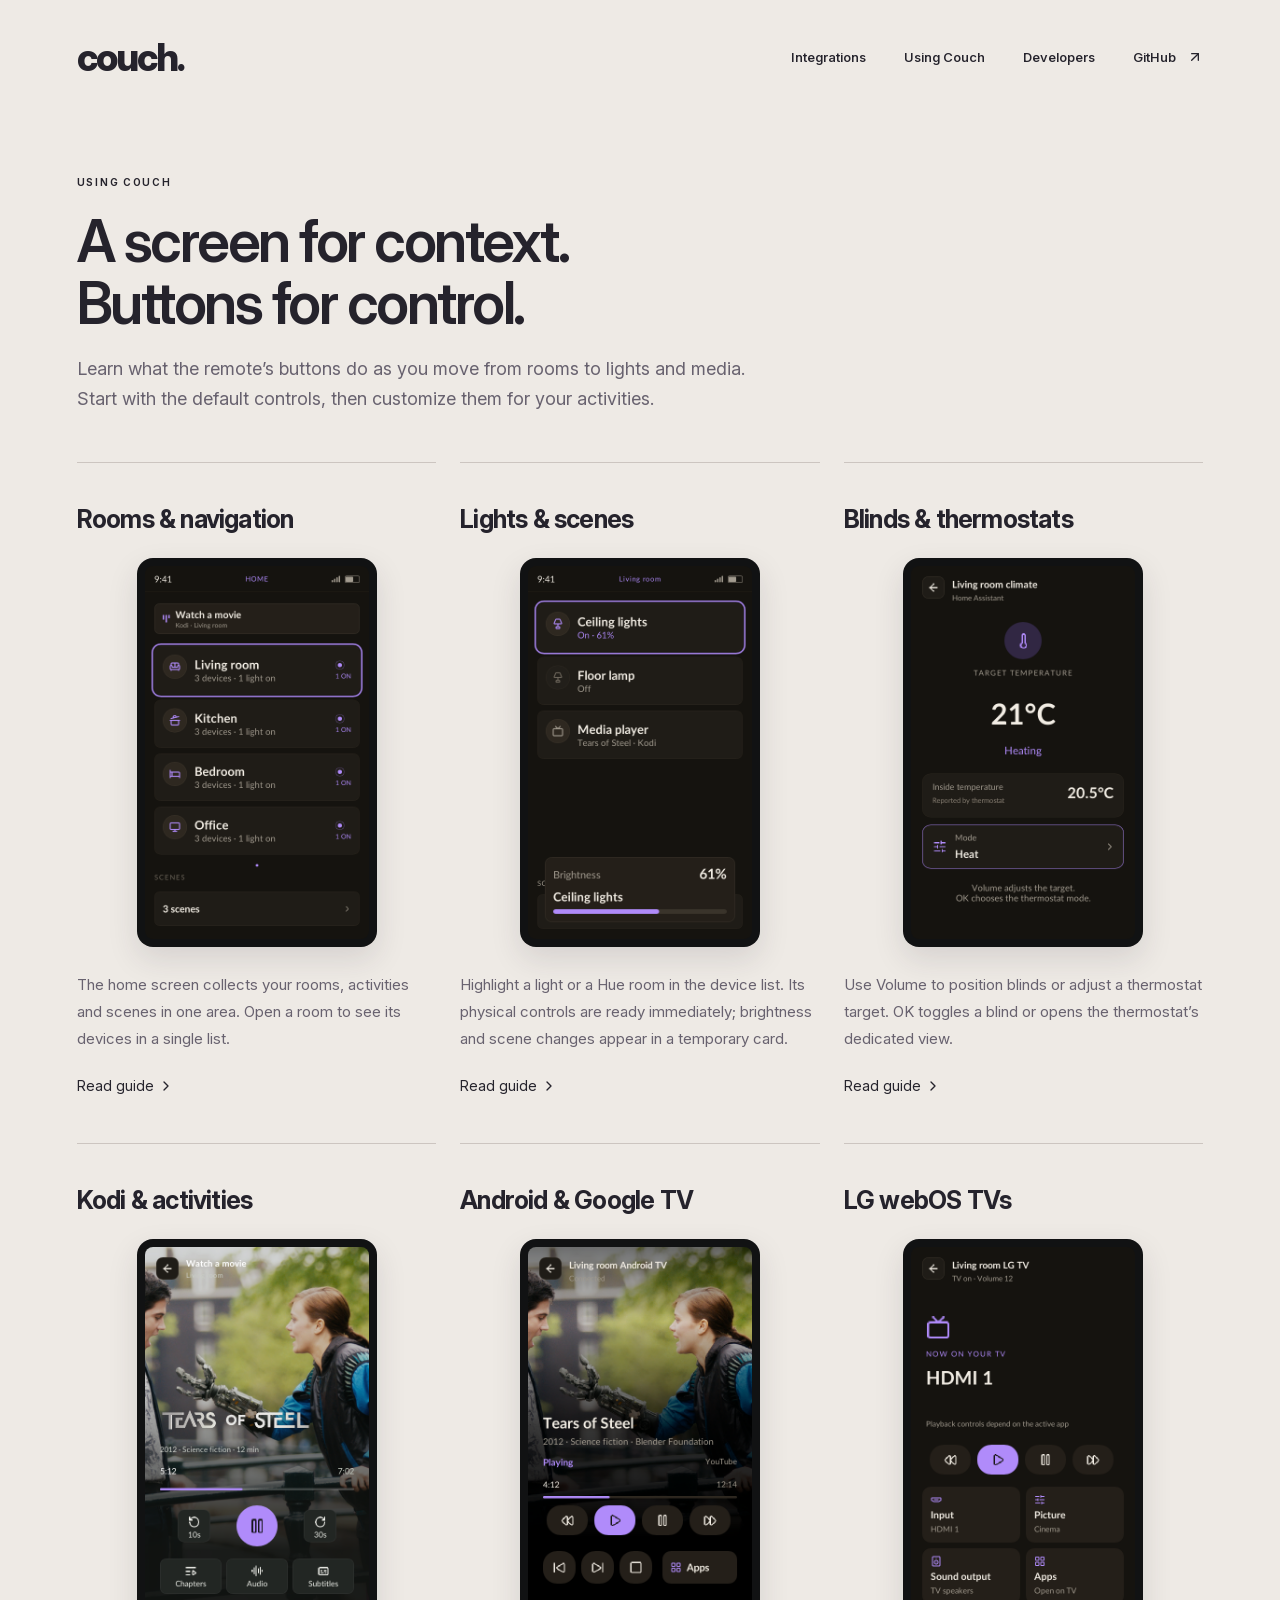
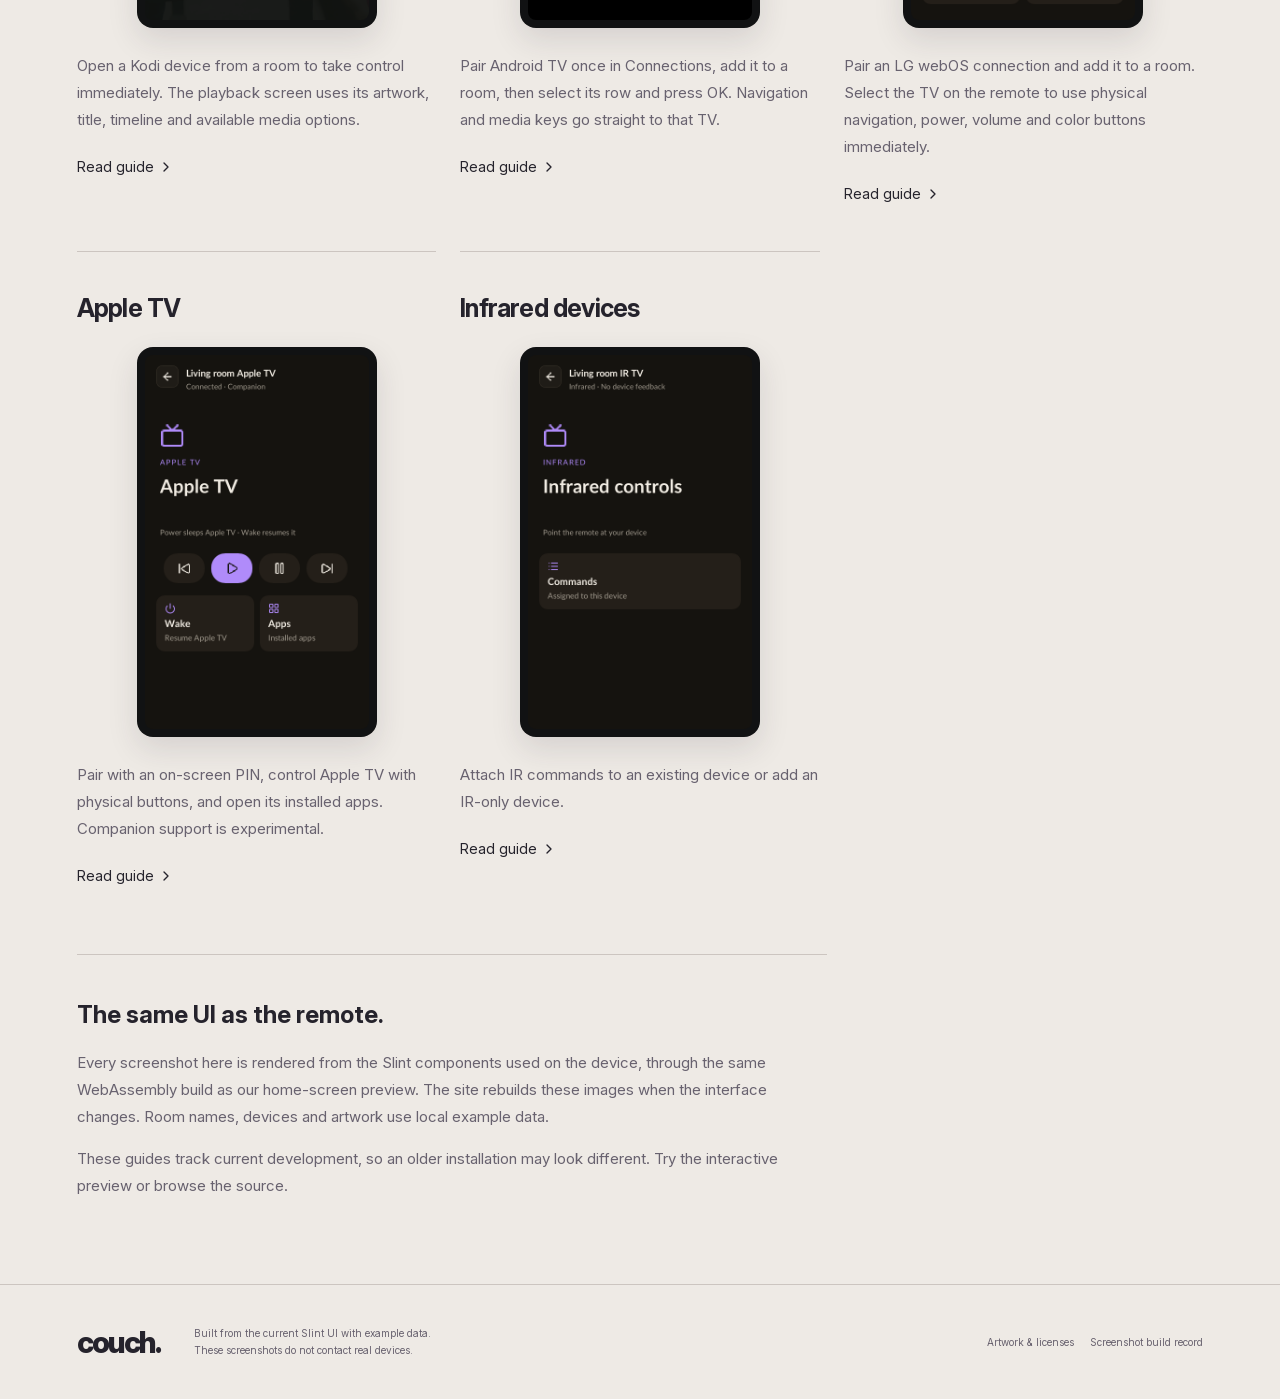
<file: usage/index.html>
<!doctype html>
<html lang="en"><head><meta charset="utf-8"><meta name="viewport" content="width=device-width, initial-scale=1"><meta name="description" content="Couch remote usage guide: Using Couch"><title>Using Couch — couch.</title><link rel="icon" href="../favicon.svg" type="image/svg+xml"><link rel="stylesheet" href="../style.css"><link rel="stylesheet" href="usage.css"><link rel="canonical" href="https://dangerouslaser.github.io/couch/usage/"><meta property="og:type" content="website"><meta property="og:site_name" content="Couch"><meta property="og:title" content="Using Couch — couch."><meta property="og:description" content="Couch remote usage guide: Using Couch"><meta property="og:url" content="https://dangerouslaser.github.io/couch/usage/"><meta name="twitter:card" content="summary"><meta name="twitter:title" content="Using Couch — couch."><meta name="twitter:description" content="Couch remote usage guide: Using Couch"></head><body><a class="skip" href="#main">Skip to content</a>
<header class="topbar wrap"><a class="brand" href="../" aria-label="Couch home">couch.</a>
<nav aria-label="Main navigation"><a href="../integrations.html">Integrations</a><a href="./" aria-current="page">Using Couch</a><a href="../developers/">Developers</a><a href="https://github.com/couch-os">GitHub <span class="icon icon-arrow-up-right" aria-hidden="true"></span></a></nav></header>
<main id="main" class="wrap usage">
<div class="guide-heading">
<p class="eyebrow">USING COUCH</p>
<h1>A screen for context.<br>Buttons for control.</h1>
<p class="guide-intro">Learn what the remote’s buttons do as you move from rooms to lights and media. Start with the default controls, then customize them for your activities.</p></div>
<div class="guide-cards"><a class="guide-card" href="rooms.html">
<h2>Rooms & navigation</h2>
<span class="screen-frame guide-card-preview"><img src="screenshots/home.png" width="480" height="800" alt="Couch home screen with rooms, activities and scenes"></span>
<p>The home screen collects your rooms, activities and scenes in one area. Open a room to see its devices in a single list.</p><span class="guide-link">Read guide <span class="icon icon-chevron-right" aria-hidden="true"></span></span></a><a class="guide-card" href="lights.html">
<h2>Lights & scenes</h2>
<span class="screen-frame guide-card-preview"><img src="screenshots/brightness.png" width="480" height="800" alt="Living room device list with a brightness card for Ceiling lights"></span>
<p>Highlight a light or a Hue room in the device list. Its physical controls are ready immediately; brightness and scene changes appear in a temporary card.</p><span class="guide-link">Read guide <span class="icon icon-chevron-right" aria-hidden="true"></span></span></a><a class="guide-card" href="home-assistant.html"><h2>Blinds &amp; thermostats</h2><span class="screen-frame guide-card-preview"><img src="screenshots/thermostat.png" width="480" height="800" alt="Home Assistant thermostat with target temperature, current temperature and mode"></span><p>Use Volume to position blinds or adjust a thermostat target. OK toggles a blind or opens the thermostat’s dedicated view.</p><span class="guide-link">Read guide <span class="icon icon-chevron-right" aria-hidden="true"></span></span></a><a class="guide-card" href="kodi.html">
<h2>Kodi & activities</h2>
<span class="screen-frame guide-card-preview"><img src="screenshots/kodi.png" width="480" height="800" alt="Kodi playback screen with artwork, progress and media controls"></span>
<p>Open a Kodi device from a room to take control immediately. The playback screen uses its artwork, title, timeline and available media options.</p><span class="guide-link">Read guide <span class="icon icon-chevron-right" aria-hidden="true"></span></span></a><a class="guide-card" href="android-tv.html"><h2>Android & Google TV</h2><span class="screen-frame guide-card-preview"><img src="screenshots/android-tv.png" width="480" height="800" alt="Android TV control screen with playback buttons and an Apps shortcut tile."></span><p>Pair Android TV once in Connections, add it to a room, then select its row and press OK. Navigation and media keys go straight to that TV.</p><span class="guide-link">Read guide <span class="icon icon-chevron-right" aria-hidden="true"></span></span></a><a class="guide-card" href="webos.html"><h2>LG webOS TVs</h2><span class="screen-frame guide-card-preview"><img src="screenshots/webos.png" width="480" height="800" alt="LG webOS control screen with current source, playback controls, input, picture, sound and apps tiles."></span><p>Pair an LG webOS connection and add it to a room. Select the TV on the remote to use physical navigation, power, volume and color buttons immediately.</p><span class="guide-link">Read guide <span class="icon icon-chevron-right" aria-hidden="true"></span></span></a><a class="guide-card" href="apple-tv.html"><h2>Apple TV</h2><span class="screen-frame guide-card-preview"><img src="screenshots/apple-tv.png" width="480" height="800" alt="Apple TV control screen with playback controls, Wake and Apps"></span><p>Pair with an on-screen PIN, control Apple TV with physical buttons, and open its installed apps. Companion support is experimental.</p><span class="guide-link">Read guide <span class="icon icon-chevron-right" aria-hidden="true"></span></span></a><a class="guide-card" href="infrared.html"><h2>Infrared devices</h2><span class="screen-frame guide-card-preview"><img src="screenshots/infrared.png" width="480" height="800" alt="Infrared device control screen with an assigned Commands tile and no inferred device state."></span><p>Attach IR commands to an existing device or add an IR-only device.</p><span class="guide-link">Read guide <span class="icon icon-chevron-right" aria-hidden="true"></span></span></a></div>
<section class="guide-about">
<h2>The same UI as the remote.</h2>
<p>Every screenshot here is rendered from the Slint components used on the device, through the same WebAssembly build as our home-screen preview. The site rebuilds these images when the interface changes. Room names, devices and artwork use local example data.</p>
<p>These guides track current development, so an older installation may look different. <a href="../">Try the interactive preview</a> or <a href="https://github.com/Couch-OS/couch">browse the source</a>.</p></section></main>
<footer class="wrap"><a class="brand" href="../">couch.</a>
<p>Built from the current Slint UI with example data.<br>These screenshots do not contact real devices.</p>
<div class="licenses"><a href="../credits.html">Artwork &amp; licenses</a><a href="screenshots/manifest.json">Screenshot build record</a></div></footer></body></html>
</file>
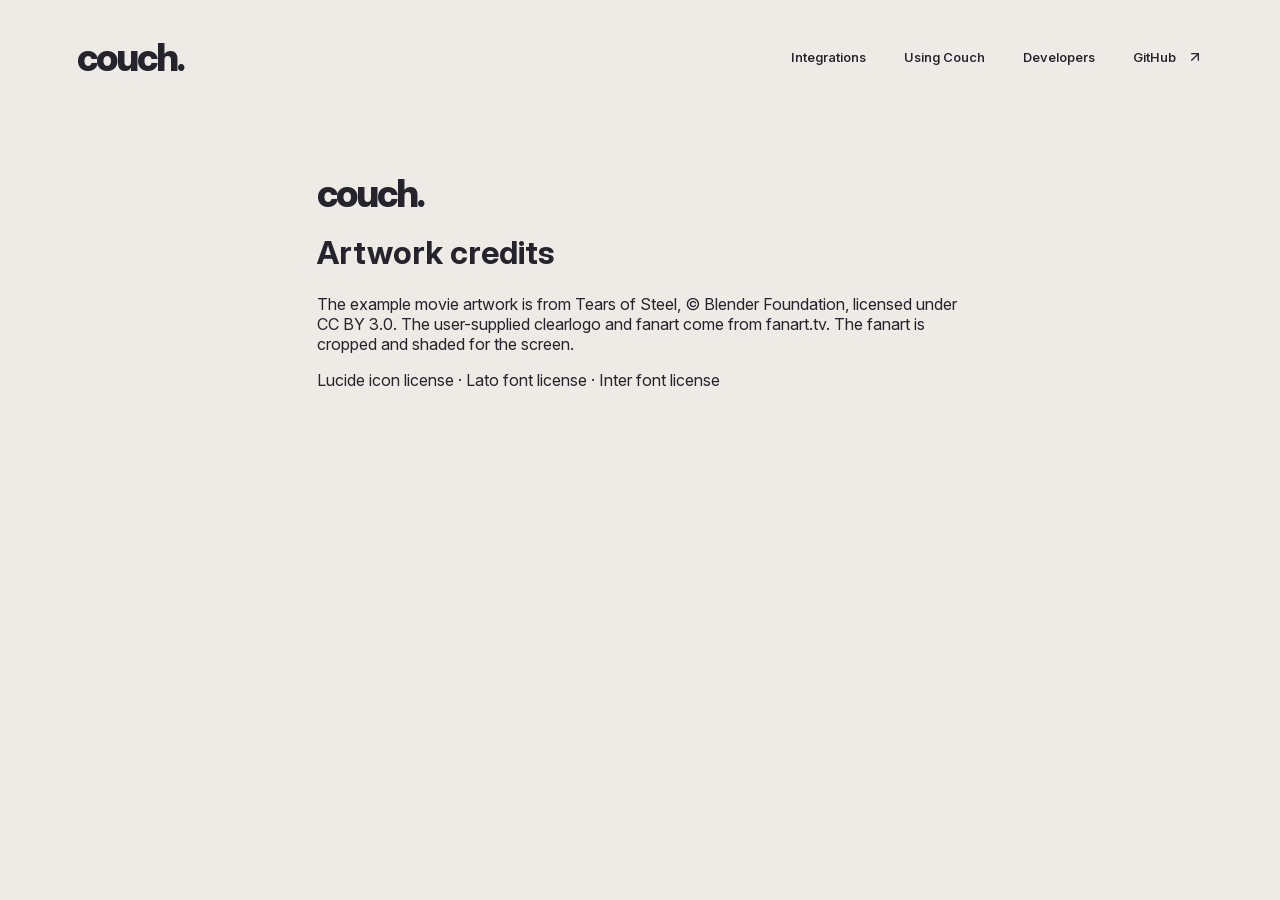
<file: credits.html>
<!doctype html><html lang="en"><head><meta charset="utf-8"><meta name="viewport" content="width=device-width,initial-scale=1"><meta name="description" content="Artwork, font and icon credits and licenses for the Couch remote interface and this site."><title>Couch artwork credits</title><link rel="stylesheet" href="style.css"><link rel="canonical" href="https://dangerouslaser.github.io/couch/credits.html"><meta property="og:type" content="website"><meta property="og:site_name" content="Couch"><meta property="og:title" content="Couch artwork credits"><meta property="og:description" content="Artwork, font and icon credits and licenses for the Couch remote interface and this site."><meta property="og:url" content="https://dangerouslaser.github.io/couch/credits.html"><meta name="twitter:card" content="summary"><meta name="twitter:title" content="Couch artwork credits"><meta name="twitter:description" content="Artwork, font and icon credits and licenses for the Couch remote interface and this site."></head><body><header class="topbar wrap"><a class="brand" href="./" aria-label="Couch home">couch.</a><nav aria-label="Main navigation"><a href="integrations.html">Integrations</a><a href="usage/">Using Couch</a><a href="developers/">Developers</a><a href="https://github.com/couch-os">GitHub <span class="icon icon-arrow-up-right" aria-hidden="true"></span></a></nav></header><main class="wrap" style="padding-block:60px;max-width:800px"><a class="brand" href="./">couch.</a><h1>Artwork credits</h1><p>The example movie artwork is from <a href="https://mango.blender.org/">Tears of Steel</a>, © Blender Foundation, licensed under <a href="https://creativecommons.org/licenses/by/3.0/">CC BY 3.0</a>. The user-supplied <a href="https://images.fanart.tv/fanart/tears-of-steel-53836a24417d1.png">clearlogo</a> and <a href="https://images.fanart.tv/fanart/tears-of-steel-5381d834a3024.jpg">fanart</a> come from fanart.tv. The fanart is cropped and shaded for the screen.</p><p><a href="assets/lucide/LICENSE">Lucide icon license</a> · <a href="wasm/LATO-OFL.txt">Lato font license</a> · <a href="assets/INTER-LICENSE.txt">Inter font license</a></p></main></body></html>
</file>
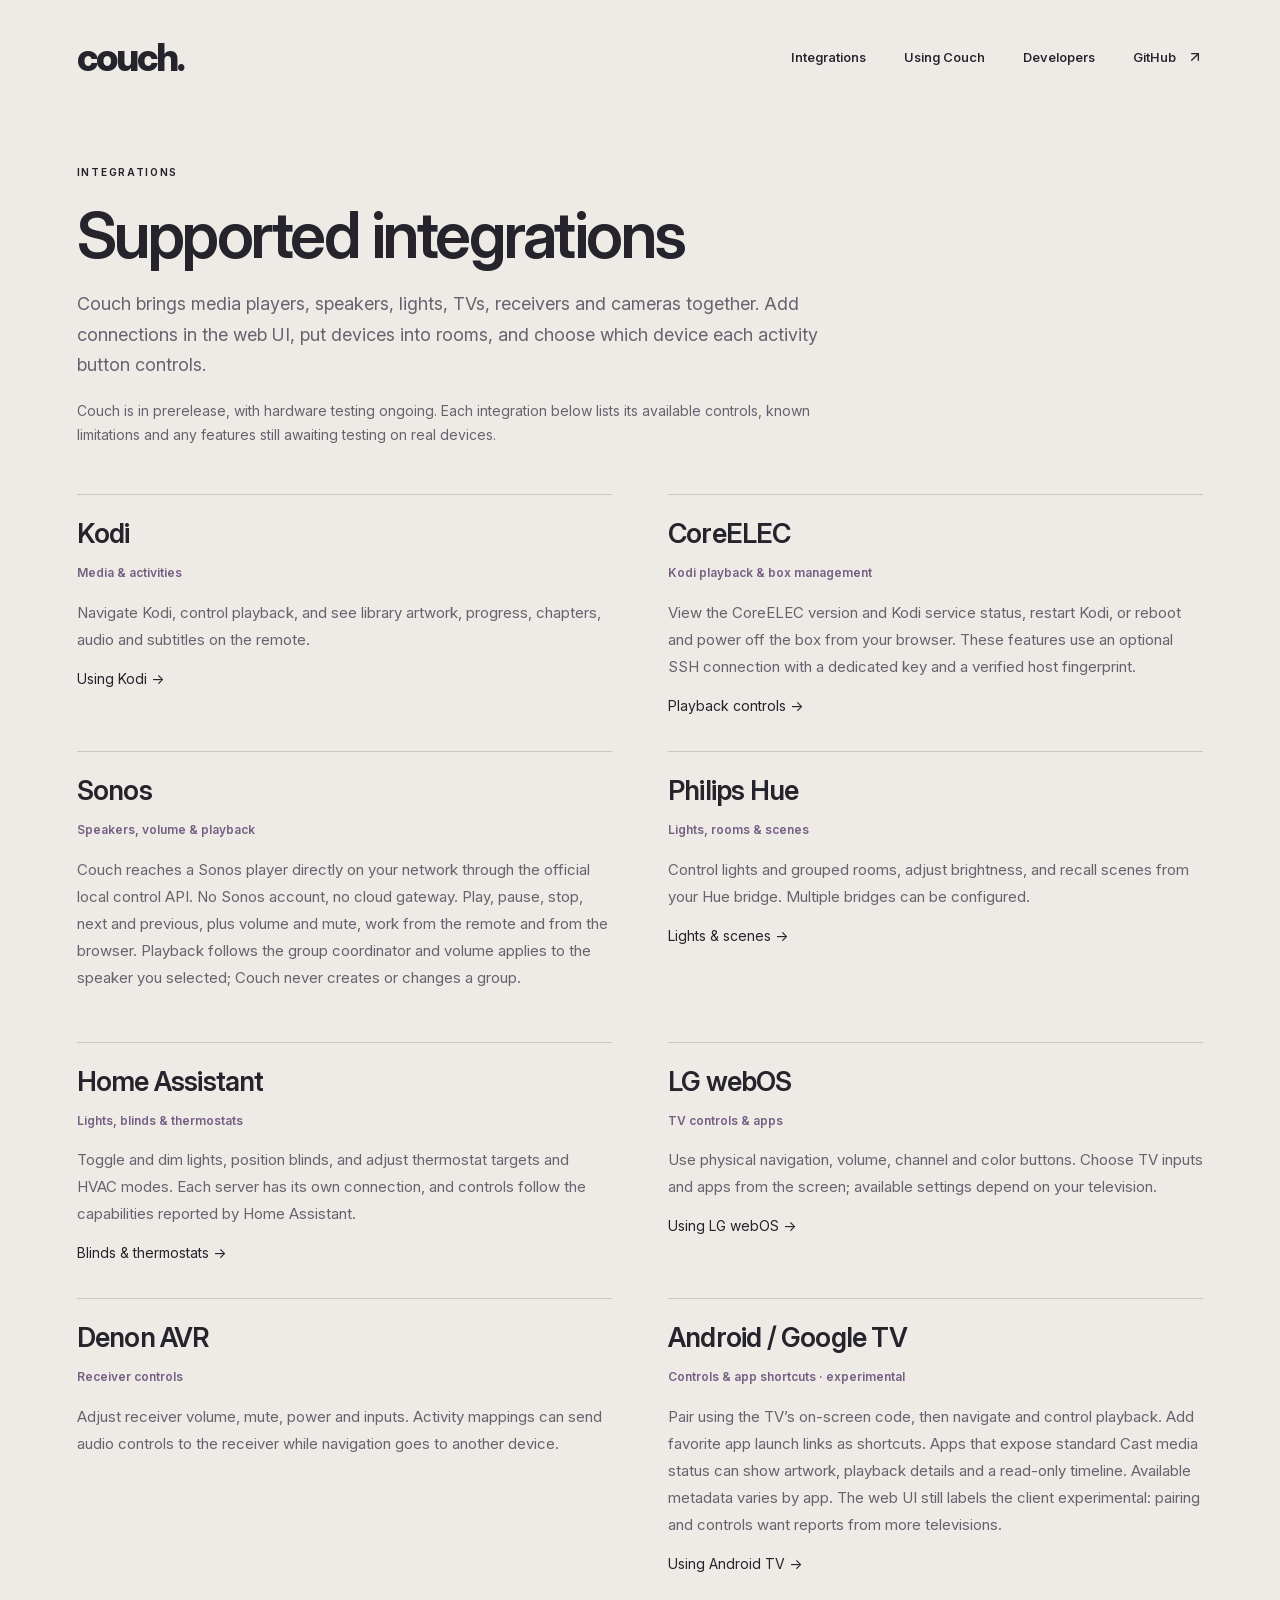
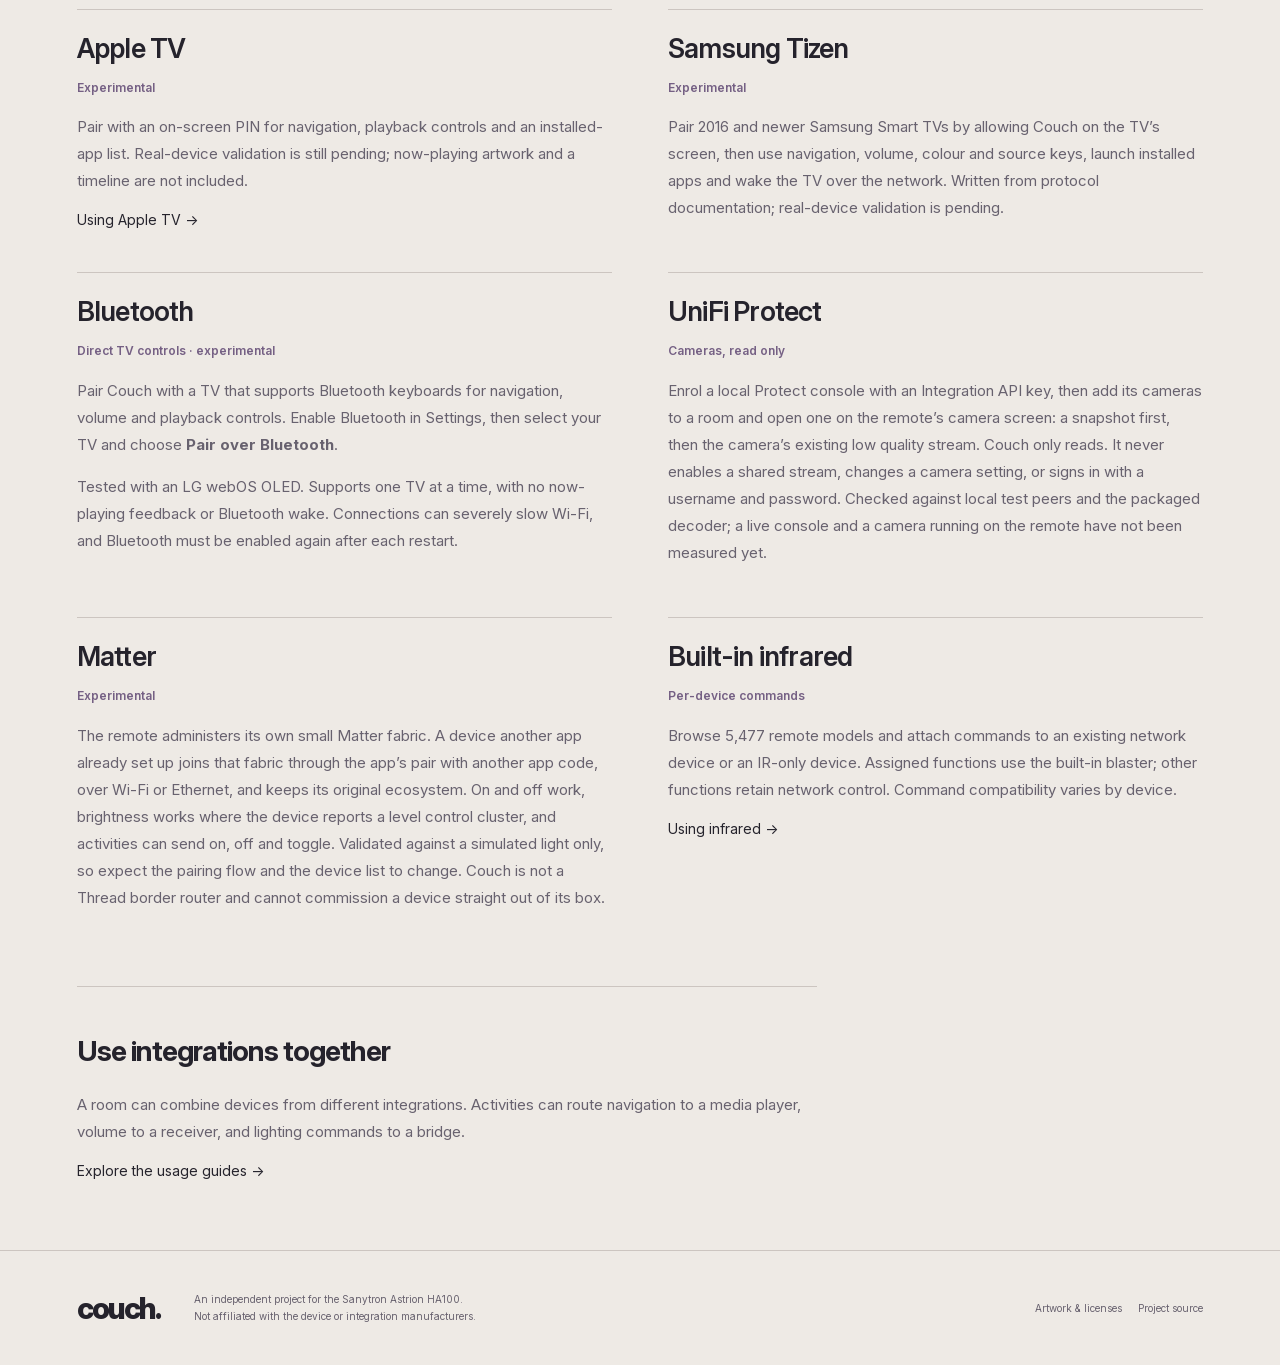
<file: integrations.html>
<!doctype html>
<html lang="en"><head><meta charset="utf-8"><meta name="viewport" content="width=device-width, initial-scale=1"><meta name="description" content="Every Couch integration: media players, speakers, lights, televisions, receivers and cameras, each with what works today and what still needs validation."><title>Integrations — couch.</title><link rel="icon" href="favicon.svg" type="image/svg+xml"><link rel="stylesheet" href="style.css"><link rel="canonical" href="https://dangerouslaser.github.io/couch/integrations.html"><meta property="og:type" content="website"><meta property="og:site_name" content="Couch"><meta property="og:title" content="Integrations — couch."><meta property="og:description" content="Every Couch integration: media players, speakers, lights, televisions, receivers and cameras, each with what works today and what still needs validation."><meta property="og:url" content="https://dangerouslaser.github.io/couch/integrations.html"><meta name="twitter:card" content="summary"><meta name="twitter:title" content="Integrations — couch."><meta name="twitter:description" content="Every Couch integration: media players, speakers, lights, televisions, receivers and cameras, each with what works today and what still needs validation."></head><body><a class="skip" href="#main">Skip to content</a><header class="topbar wrap"><a class="brand" href="./" aria-label="Couch home">couch.</a><nav aria-label="Main navigation"><a href="integrations.html" aria-current="page">Integrations</a><a href="usage/">Using Couch</a><a href="developers/">Developers</a><a href="https://github.com/couch-os">GitHub <span class="icon icon-arrow-up-right" aria-hidden="true"></span></a></nav></header><main id="main" class="wrap integration-page"><div class="integration-heading"><p class="eyebrow">INTEGRATIONS</p><h1>Supported integrations</h1><p>Couch brings media players, speakers, lights, TVs, receivers and cameras together. Add connections in the web UI, put devices into rooms, and choose which device each activity button controls.</p><p class="integration-note">Couch is in prerelease, with hardware testing ongoing. Each integration below lists its available controls, known limitations and any features still awaiting testing on real devices.</p></div><div class="integration-cards"><article><h2>Kodi</h2><p class="integration-status">Media & activities</p><p>Navigate Kodi, control playback, and see library artwork, progress, chapters, audio and subtitles on the remote.</p><a class="text-link" href="usage/kodi.html">Using Kodi →</a></article><article><h2>CoreELEC</h2><p class="integration-status">Kodi playback &amp; box management</p><p>View the CoreELEC version and Kodi service status, restart Kodi, or reboot and power off the box from your browser. These features use an optional SSH connection with a dedicated key and a verified host fingerprint.</p><a class="text-link" href="usage/kodi.html">Playback controls →</a></article><article><h2>Sonos</h2><p class="integration-status">Speakers, volume &amp; playback</p><p>Couch reaches a Sonos player directly on your network through the official local control API. No Sonos account, no cloud gateway. Play, pause, stop, next and previous, plus volume and mute, work from the remote and from the browser. Playback follows the group coordinator and volume applies to the speaker you selected; Couch never creates or changes a group.</p></article><article><h2>Philips Hue</h2><p class="integration-status">Lights, rooms & scenes</p><p>Control lights and grouped rooms, adjust brightness, and recall scenes from your Hue bridge. Multiple bridges can be configured.</p><a class="text-link" href="usage/lights.html">Lights & scenes →</a></article><article><h2>Home Assistant</h2><p class="integration-status">Lights, blinds &amp; thermostats</p><p>Toggle and dim lights, position blinds, and adjust thermostat targets and HVAC modes. Each server has its own connection, and controls follow the capabilities reported by Home Assistant.</p><a class="text-link" href="usage/home-assistant.html">Blinds &amp; thermostats →</a></article><article><h2>LG webOS</h2><p class="integration-status">TV controls & apps</p><p>Use physical navigation, volume, channel and color buttons. Choose TV inputs and apps from the screen; available settings depend on your television.</p><a class="text-link" href="usage/webos.html">Using LG webOS →</a></article><article><h2>Denon AVR</h2><p class="integration-status">Receiver controls</p><p>Adjust receiver volume, mute, power and inputs. Activity mappings can send audio controls to the receiver while navigation goes to another device.</p></article><article><h2>Android / Google TV</h2><p class="integration-status">Controls &amp; app shortcuts · experimental</p><p>Pair using the TV’s on-screen code, then navigate and control playback. Add favorite app launch links as shortcuts. Apps that expose standard Cast media status can show artwork, playback details and a read-only timeline. Available metadata varies by app. The web UI still labels the client experimental: pairing and controls want reports from more televisions.</p><a class="text-link" href="usage/android-tv.html">Using Android TV →</a></article><article><h2>Apple TV</h2><p class="integration-status">Experimental</p><p>Pair with an on-screen PIN for navigation, playback controls and an installed-app list. Real-device validation is still pending; now-playing artwork and a timeline are not included.</p><a class="text-link" href="usage/apple-tv.html">Using Apple TV →</a></article><article><h2>Samsung Tizen</h2><p class="integration-status">Experimental</p><p>Pair 2016 and newer Samsung Smart TVs by allowing Couch on the TV’s screen, then use navigation, volume, colour and source keys, launch installed apps and wake the TV over the network. Written from protocol documentation; real-device validation is pending.</p></article><article><h2>Bluetooth</h2><p class="integration-status">Direct TV controls · experimental</p><p>Pair Couch with a TV that supports Bluetooth keyboards for navigation, volume and playback controls. Enable Bluetooth in Settings, then select your TV and choose <strong>Pair over Bluetooth</strong>.</p><p>Tested with an LG webOS OLED. Supports one TV at a time, with no now-playing feedback or Bluetooth wake. Connections can severely slow Wi-Fi, and Bluetooth must be enabled again after each restart.</p></article><article><h2>UniFi Protect</h2><p class="integration-status">Cameras, read only</p><p>Enrol a local Protect console with an Integration API key, then add its cameras to a room and open one on the remote’s camera screen: a snapshot first, then the camera’s existing low quality stream. Couch only reads. It never enables a shared stream, changes a camera setting, or signs in with a username and password. Checked against local test peers and the packaged decoder; a live console and a camera running on the remote have not been measured yet.</p></article><article><h2>Matter</h2><p class="integration-status">Experimental</p><p>The remote administers its own small Matter fabric. A device another app already set up joins that fabric through the app’s pair with another app code, over Wi-Fi or Ethernet, and keeps its original ecosystem. On and off work, brightness works where the device reports a level control cluster, and activities can send on, off and toggle. Validated against a simulated light only, so expect the pairing flow and the device list to change. Couch is not a Thread border router and cannot commission a device straight out of its box.</p></article><article><h2>Built-in infrared</h2><p class="integration-status">Per-device commands</p><p>Browse 5,477 remote models and attach commands to an existing network device or an IR-only device. Assigned functions use the built-in blaster; other functions retain network control. Command compatibility varies by device.</p><a class="text-link" href="usage/infrared.html">Using infrared →</a></article></div><section class="integration-next"><h2>Use integrations together</h2><p>A room can combine devices from different integrations. Activities can route navigation to a media player, volume to a receiver, and lighting commands to a bridge.</p><a class="text-link" href="usage/">Explore the usage guides →</a></section></main><footer class="wrap"><a class="brand" href="./">couch.</a><p>An independent project for the Sanytron Astrion HA100.<br>Not affiliated with the device or integration manufacturers.</p><div class="licenses"><a href="credits.html">Artwork &amp; licenses</a><a href="https://github.com/couch-os">Project source</a></div></footer></body></html>
</file>
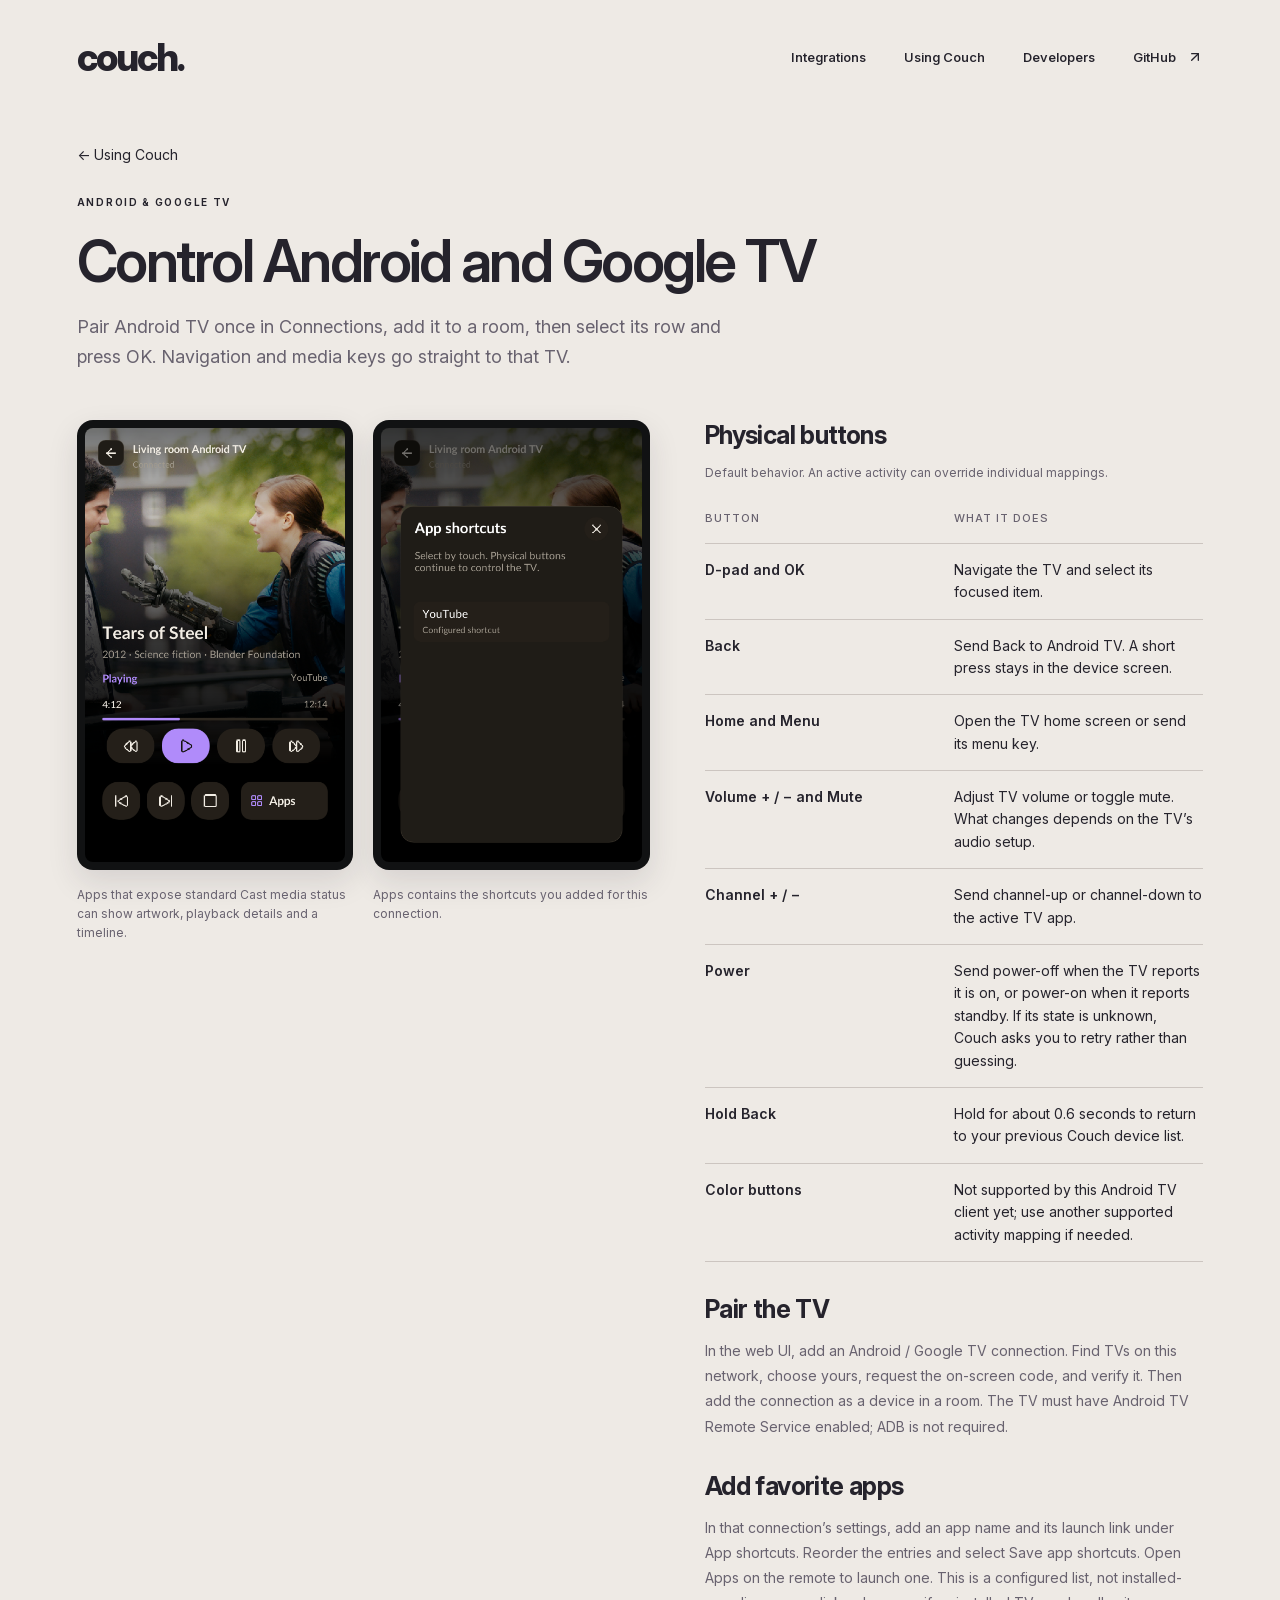
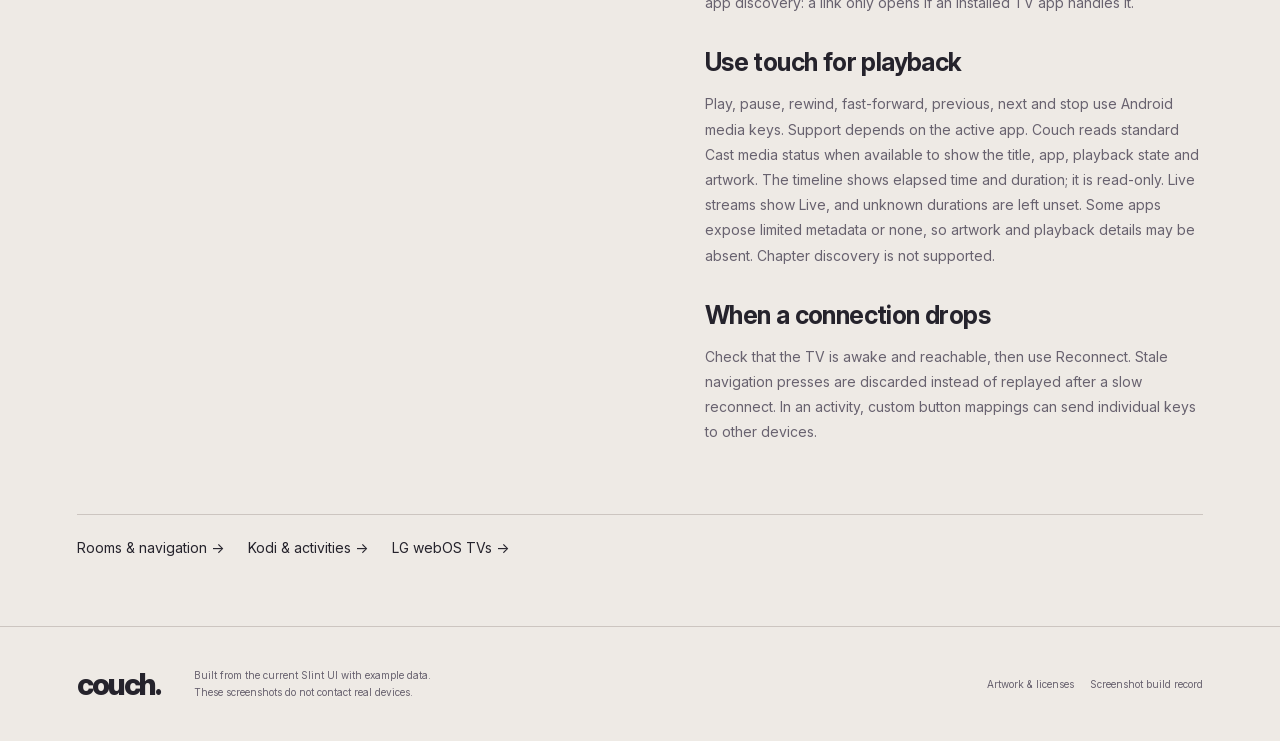
<file: usage/android-tv.html>
<!doctype html>
<html lang="en"><head><meta charset="utf-8"><meta name="viewport" content="width=device-width, initial-scale=1"><meta name="description" content="Couch remote usage guide: Android & Google TV"><title>Android & Google TV — couch.</title><link rel="icon" href="../favicon.svg" type="image/svg+xml"><link rel="stylesheet" href="../style.css"><link rel="stylesheet" href="usage.css"><link rel="canonical" href="https://dangerouslaser.github.io/couch/usage/android-tv.html"><meta property="og:type" content="website"><meta property="og:site_name" content="Couch"><meta property="og:title" content="Android &amp; Google TV — couch."><meta property="og:description" content="Couch remote usage guide: Android &amp; Google TV"><meta property="og:url" content="https://dangerouslaser.github.io/couch/usage/android-tv.html"><meta name="twitter:card" content="summary"><meta name="twitter:title" content="Android &amp; Google TV — couch."><meta name="twitter:description" content="Couch remote usage guide: Android &amp; Google TV"></head><body><a class="skip" href="#main">Skip to content</a>
<header class="topbar wrap"><a class="brand" href="../" aria-label="Couch home">couch.</a>
<nav aria-label="Main navigation"><a href="../integrations.html">Integrations</a><a href="./" aria-current="page">Using Couch</a><a href="../developers/">Developers</a><a href="https://github.com/couch-os">GitHub <span class="icon icon-arrow-up-right" aria-hidden="true"></span></a></nav></header>
<main id="main" class="wrap usage"><a class="breadcrumb" href="./">← Using Couch</a>
<div class="guide-heading"><p class="eyebrow">ANDROID & GOOGLE TV</p><h1>Control Android and Google TV</h1><p class="guide-intro">Pair Android TV once in Connections, add it to a room, then select its row and press OK. Navigation and media keys go straight to that TV.</p></div>
<div class="guide-layout"><div class="guide-shots"><figure><div class="screen-frame"><img src="screenshots/android-tv.png" width="480" height="800" alt="Android TV playback screen with artwork, title, elapsed time, duration and playback controls." loading="lazy"></div><figcaption>Apps that expose standard Cast media status can show artwork, playback details and a timeline.</figcaption></figure><figure><div class="screen-frame"><img src="screenshots/android-apps.png" width="480" height="800" alt="Android TV Apps tray listing a configured YouTube shortcut." loading="lazy"></div><figcaption>Apps contains the shortcuts you added for this connection.</figcaption></figure></div><div class="guide-copy"><h2>Physical buttons</h2><p class="mapping-note">Default behavior. An active activity can override individual mappings.</p><table><caption class="sr-only">Physical button mappings for Android & Google TV</caption><thead><tr><th scope="col">Button</th><th scope="col">What it does</th></tr></thead><tbody><tr><th scope="row"><kbd>D-pad and OK</kbd></th><td>Navigate the TV and select its focused item.</td></tr><tr><th scope="row"><kbd>Back</kbd></th><td>Send Back to Android TV. A short press stays in the device screen.</td></tr><tr><th scope="row"><kbd>Home and Menu</kbd></th><td>Open the TV home screen or send its menu key.</td></tr><tr><th scope="row"><kbd>Volume + / − and Mute</kbd></th><td>Adjust TV volume or toggle mute. What changes depends on the TV’s audio setup.</td></tr><tr><th scope="row"><kbd>Channel + / −</kbd></th><td>Send channel-up or channel-down to the active TV app.</td></tr><tr><th scope="row"><kbd>Power</kbd></th><td>Send power-off when the TV reports it is on, or power-on when it reports standby. If its state is unknown, Couch asks you to retry rather than guessing.</td></tr><tr><th scope="row"><kbd>Hold Back</kbd></th><td>Hold for about 0.6 seconds to return to your previous Couch device list.</td></tr><tr><th scope="row"><kbd>Color buttons</kbd></th><td>Not supported by this Android TV client yet; use another supported activity mapping if needed.</td></tr></tbody></table><h2>Pair the TV</h2><p>In the web UI, add an Android / Google TV connection. Find TVs on this network, choose yours, request the on-screen code, and verify it. Then add the connection as a device in a room. The TV must have Android TV Remote Service enabled; ADB is not required.</p><h2>Add favorite apps</h2><p>In that connection’s settings, add an app name and its launch link under App shortcuts. Reorder the entries and select Save app shortcuts. Open Apps on the remote to launch one. This is a configured list, not installed-app discovery: a link only opens if an installed TV app handles it.</p><h2>Use touch for playback</h2><p>Play, pause, rewind, fast-forward, previous, next and stop use Android media keys. Support depends on the active app. Couch reads standard Cast media status when available to show the title, app, playback state and artwork. The timeline shows elapsed time and duration; it is read-only. Live streams show Live, and unknown durations are left unset. Some apps expose limited metadata or none, so artwork and playback details may be absent. Chapter discovery is not supported.</p><h2>When a connection drops</h2><p>Check that the TV is awake and reachable, then use Reconnect. Stale navigation presses are discarded instead of replayed after a slow reconnect. In an activity, custom button mappings can send individual keys to other devices.</p></div></div>
<nav class="guide-bottom" aria-label="Other guides"><a href="rooms.html">Rooms & navigation →</a><a href="kodi.html">Kodi & activities →</a><a href="webos.html">LG webOS TVs →</a></nav></main>
<footer class="wrap"><a class="brand" href="../">couch.</a>
<p>Built from the current Slint UI with example data.<br>These screenshots do not contact real devices.</p>
<div class="licenses"><a href="../credits.html">Artwork &amp; licenses</a><a href="screenshots/manifest.json">Screenshot build record</a></div></footer></body></html>
</file>
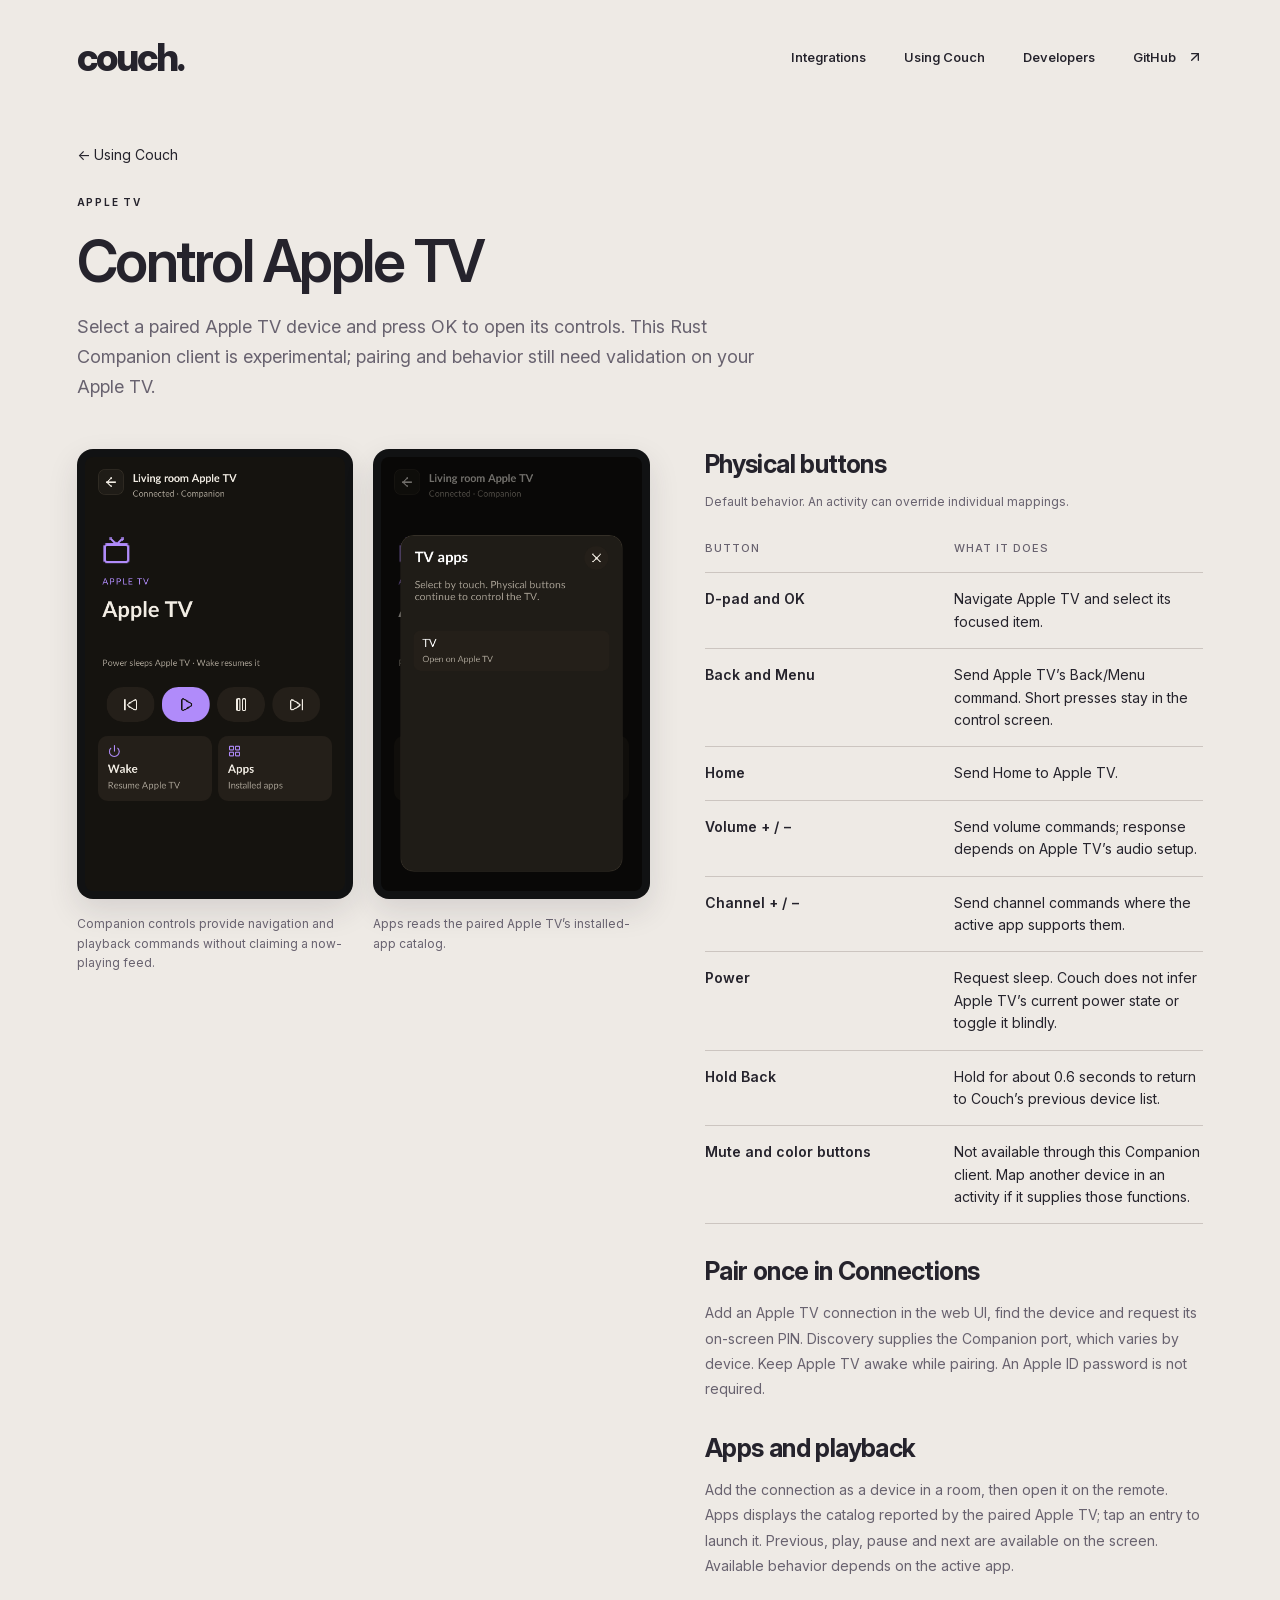
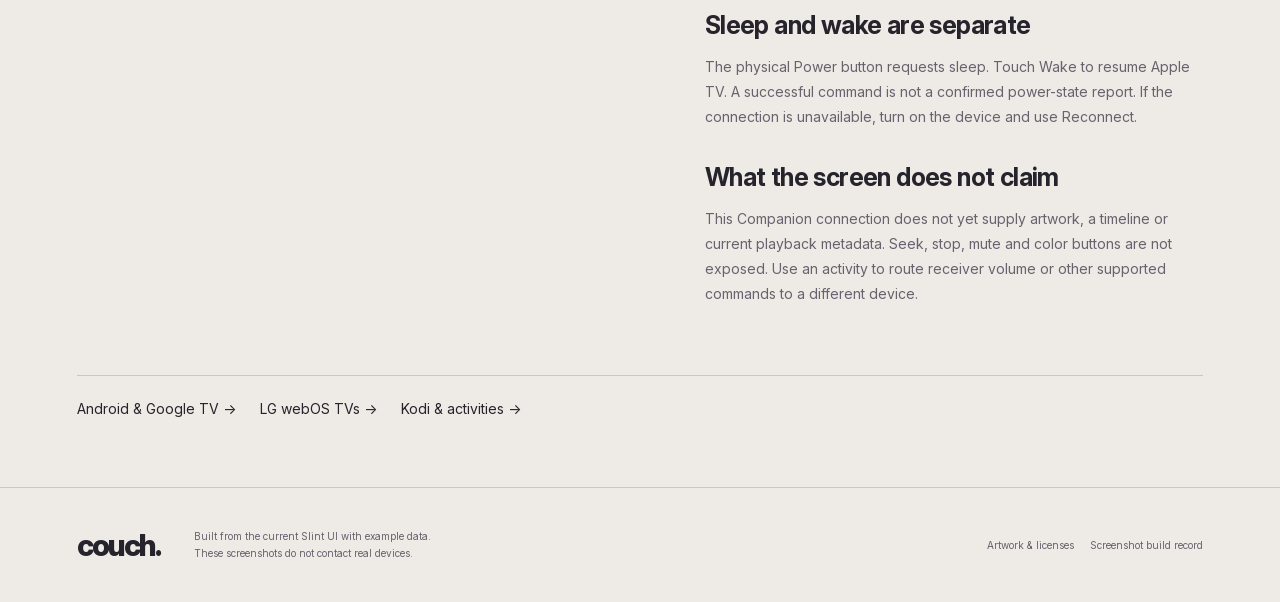
<file: usage/apple-tv.html>
<!doctype html>
<html lang="en"><head><meta charset="utf-8"><meta name="viewport" content="width=device-width, initial-scale=1"><meta name="description" content="Couch remote usage guide: Apple TV"><title>Apple TV — couch.</title><link rel="icon" href="../favicon.svg" type="image/svg+xml"><link rel="stylesheet" href="../style.css"><link rel="stylesheet" href="usage.css"><link rel="canonical" href="https://dangerouslaser.github.io/couch/usage/apple-tv.html"><meta property="og:type" content="website"><meta property="og:site_name" content="Couch"><meta property="og:title" content="Apple TV — couch."><meta property="og:description" content="Couch remote usage guide: Apple TV"><meta property="og:url" content="https://dangerouslaser.github.io/couch/usage/apple-tv.html"><meta name="twitter:card" content="summary"><meta name="twitter:title" content="Apple TV — couch."><meta name="twitter:description" content="Couch remote usage guide: Apple TV"></head><body><a class="skip" href="#main">Skip to content</a>
<header class="topbar wrap"><a class="brand" href="../" aria-label="Couch home">couch.</a>
<nav aria-label="Main navigation"><a href="../integrations.html">Integrations</a><a href="./" aria-current="page">Using Couch</a><a href="../developers/">Developers</a><a href="https://github.com/couch-os">GitHub <span class="icon icon-arrow-up-right" aria-hidden="true"></span></a></nav></header>
<main id="main" class="wrap usage"><a class="breadcrumb" href="./">← Using Couch</a>
<div class="guide-heading"><p class="eyebrow">APPLE TV</p><h1>Control Apple TV</h1><p class="guide-intro">Select a paired Apple TV device and press OK to open its controls. This Rust Companion client is experimental; pairing and behavior still need validation on your Apple TV.</p></div><div class="guide-layout"><div class="guide-shots"><figure><div class="screen-frame"><img src="screenshots/apple-tv.png" width="480" height="800" alt="Apple TV screen showing connected Companion status, playback controls, Wake and Apps." loading="lazy"></div><figcaption>Companion controls provide navigation and playback commands without claiming a now-playing feed.</figcaption></figure><figure><div class="screen-frame"><img src="screenshots/apple-apps.png" width="480" height="800" alt="Apple TV Apps tray with an example installed TV app." loading="lazy"></div><figcaption>Apps reads the paired Apple TV’s installed-app catalog.</figcaption></figure></div><div class="guide-copy"><h2>Physical buttons</h2><p class="mapping-note">Default behavior. An activity can override individual mappings.</p><table><caption class="sr-only">Physical button mappings for Apple TV</caption><thead><tr><th scope="col">Button</th><th scope="col">What it does</th></tr></thead><tbody><tr><th scope="row"><kbd>D-pad and OK</kbd></th><td>Navigate Apple TV and select its focused item.</td></tr><tr><th scope="row"><kbd>Back and Menu</kbd></th><td>Send Apple TV’s Back/Menu command. Short presses stay in the control screen.</td></tr><tr><th scope="row"><kbd>Home</kbd></th><td>Send Home to Apple TV.</td></tr><tr><th scope="row"><kbd>Volume + / −</kbd></th><td>Send volume commands; response depends on Apple TV’s audio setup.</td></tr><tr><th scope="row"><kbd>Channel + / −</kbd></th><td>Send channel commands where the active app supports them.</td></tr><tr><th scope="row"><kbd>Power</kbd></th><td>Request sleep. Couch does not infer Apple TV’s current power state or toggle it blindly.</td></tr><tr><th scope="row"><kbd>Hold Back</kbd></th><td>Hold for about 0.6 seconds to return to Couch’s previous device list.</td></tr><tr><th scope="row"><kbd>Mute and color buttons</kbd></th><td>Not available through this Companion client. Map another device in an activity if it supplies those functions.</td></tr></tbody></table><h2>Pair once in Connections</h2><p>Add an Apple TV connection in the web UI, find the device and request its on-screen PIN. Discovery supplies the Companion port, which varies by device. Keep Apple TV awake while pairing. An Apple ID password is not required.</p><h2>Apps and playback</h2><p>Add the connection as a device in a room, then open it on the remote. Apps displays the catalog reported by the paired Apple TV; tap an entry to launch it. Previous, play, pause and next are available on the screen. Available behavior depends on the active app.</p><h2>Sleep and wake are separate</h2><p>The physical Power button requests sleep. Touch Wake to resume Apple TV. A successful command is not a confirmed power-state report. If the connection is unavailable, turn on the device and use Reconnect.</p><h2>What the screen does not claim</h2><p>This Companion connection does not yet supply artwork, a timeline or current playback metadata. Seek, stop, mute and color buttons are not exposed. Use an activity to route receiver volume or other supported commands to a different device.</p></div></div><nav class="guide-bottom" aria-label="Other guides"><a href="android-tv.html">Android & Google TV →</a><a href="webos.html">LG webOS TVs →</a><a href="kodi.html">Kodi & activities →</a></nav></main><footer class="wrap"><a class="brand" href="../">couch.</a>
<p>Built from the current Slint UI with example data.<br>These screenshots do not contact real devices.</p>
<div class="licenses"><a href="../credits.html">Artwork &amp; licenses</a><a href="screenshots/manifest.json">Screenshot build record</a></div></footer></body></html>
</file>
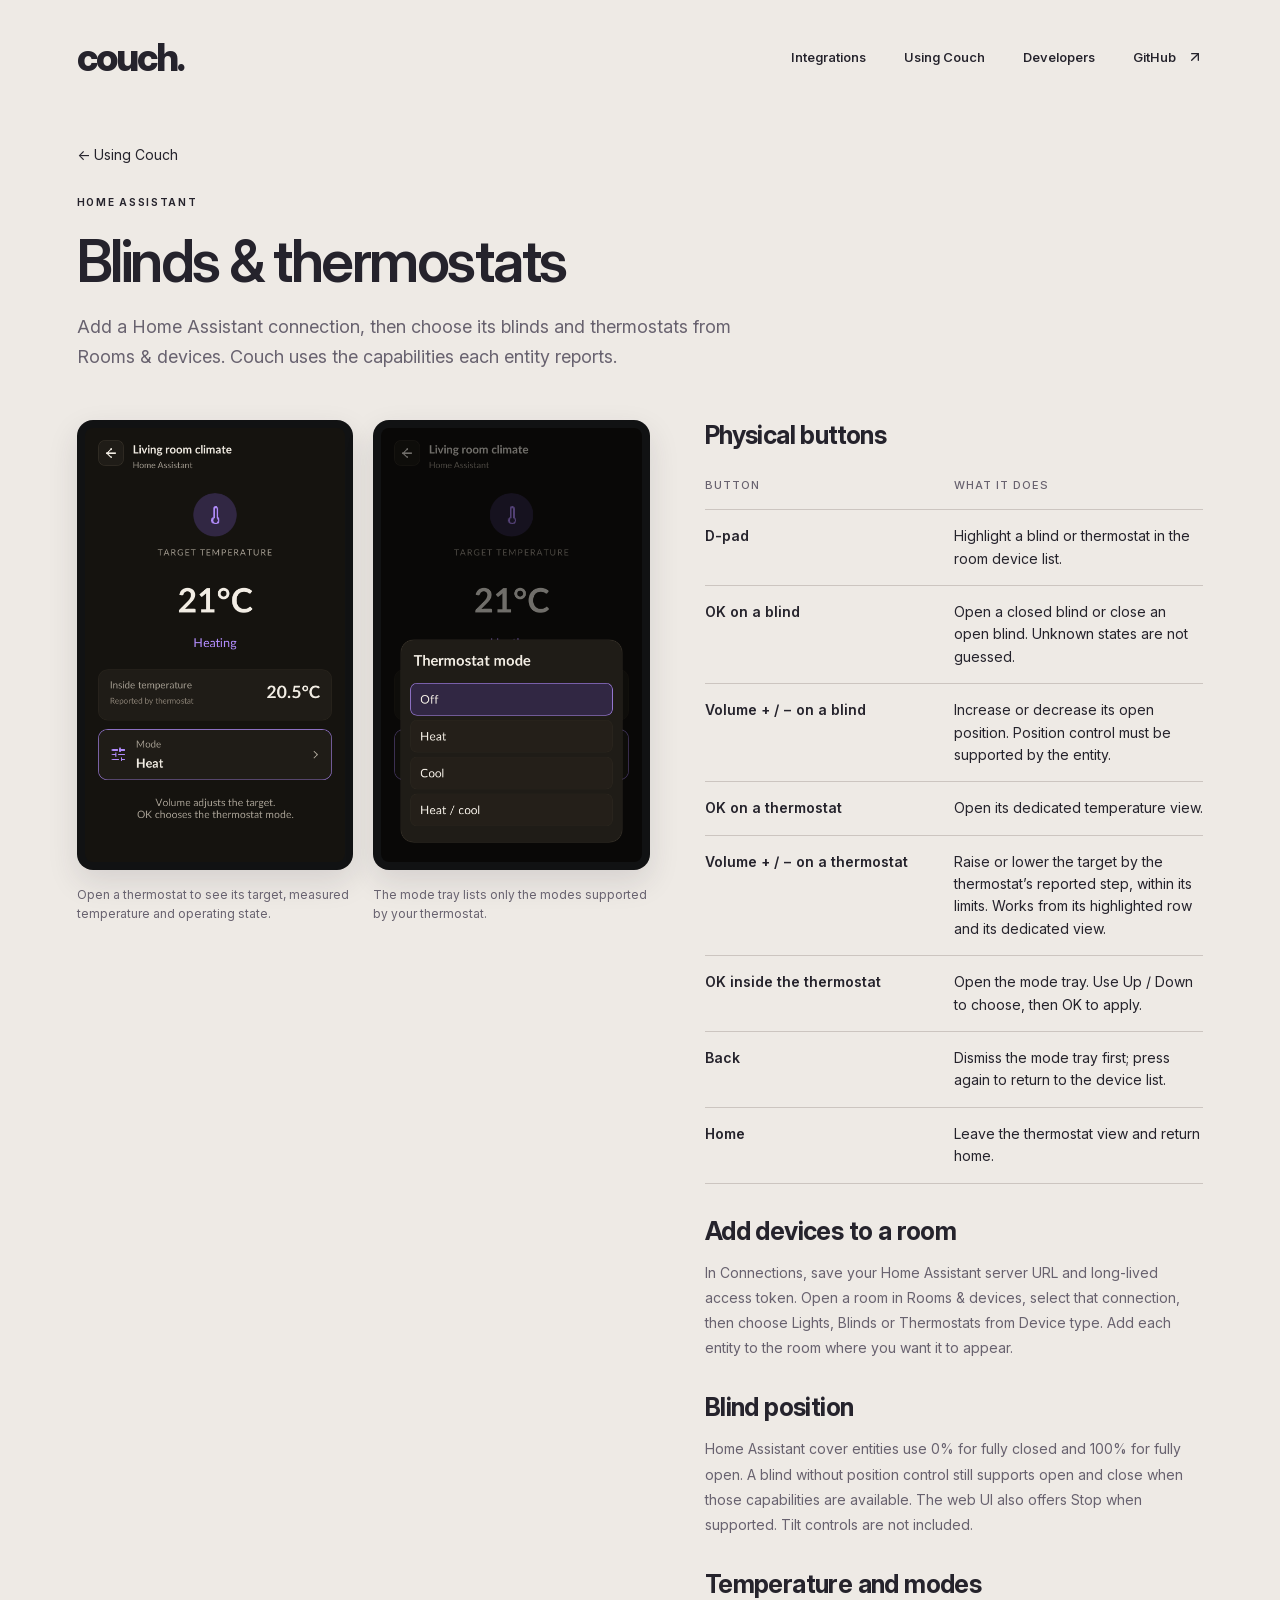
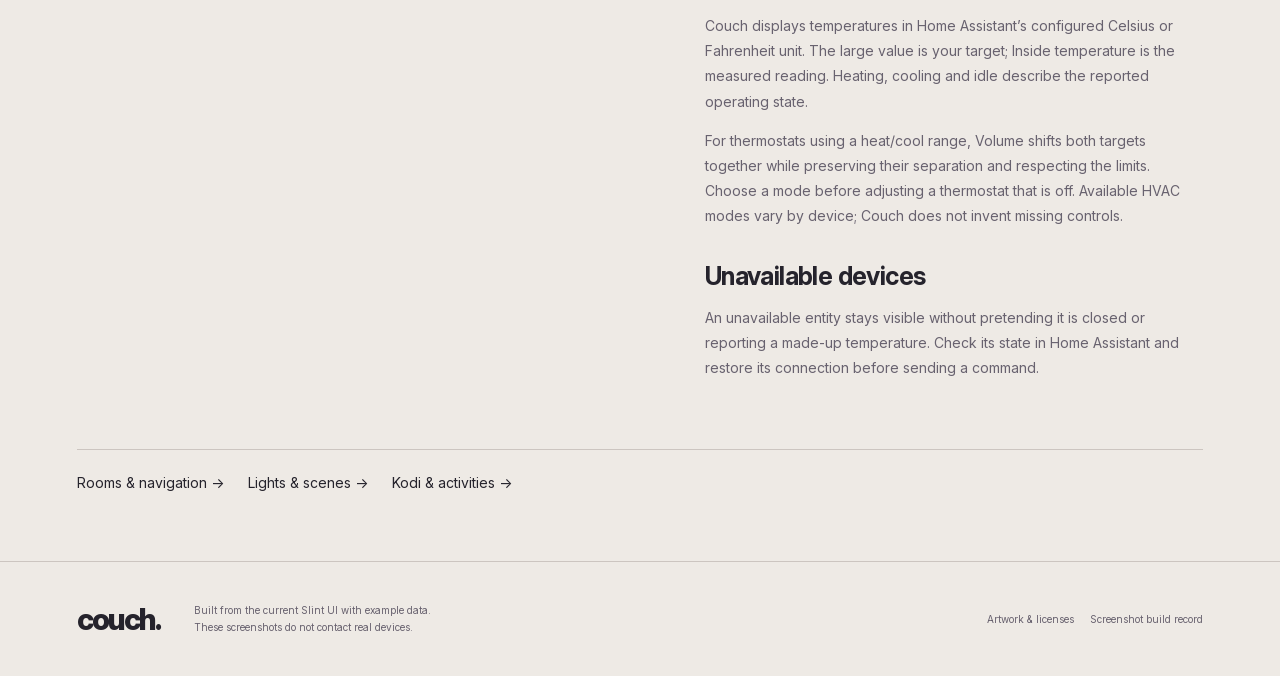
<file: usage/home-assistant.html>
<!doctype html>
<html lang="en"><head><meta charset="utf-8"><meta name="viewport" content="width=device-width, initial-scale=1"><meta name="description" content="Couch remote usage guide: Blinds &amp; thermostats"><title>Blinds &amp; thermostats — couch.</title><link rel="icon" href="../favicon.svg" type="image/svg+xml"><link rel="stylesheet" href="../style.css"><link rel="stylesheet" href="usage.css"><link rel="canonical" href="https://dangerouslaser.github.io/couch/usage/home-assistant.html"><meta property="og:type" content="website"><meta property="og:site_name" content="Couch"><meta property="og:title" content="Blinds &amp; thermostats — couch."><meta property="og:description" content="Couch remote usage guide: Blinds &amp; thermostats"><meta property="og:url" content="https://dangerouslaser.github.io/couch/usage/home-assistant.html"><meta name="twitter:card" content="summary"><meta name="twitter:title" content="Blinds &amp; thermostats — couch."><meta name="twitter:description" content="Couch remote usage guide: Blinds &amp; thermostats"></head><body><a class="skip" href="#main">Skip to content</a>
<header class="topbar wrap"><a class="brand" href="../" aria-label="Couch home">couch.</a>
<nav aria-label="Main navigation"><a href="../integrations.html">Integrations</a><a href="./" aria-current="page">Using Couch</a><a href="../developers/">Developers</a><a href="https://github.com/couch-os">GitHub <span class="icon icon-arrow-up-right" aria-hidden="true"></span></a></nav></header>
<main id="main" class="wrap usage"><a class="breadcrumb" href="./">← Using Couch</a>
<div class="guide-heading"><p class="eyebrow">HOME ASSISTANT</p><h1>Blinds &amp; thermostats</h1><p class="guide-intro">Add a Home Assistant connection, then choose its blinds and thermostats from Rooms &amp; devices. Couch uses the capabilities each entity reports.</p></div>
<div class="guide-layout"><div class="guide-shots"><figure><div class="screen-frame"><img src="screenshots/thermostat.png" width="480" height="800" alt="Thermostat view showing a 21 degree Celsius target, current temperature and Heat mode." loading="lazy"></div><figcaption>Open a thermostat to see its target, measured temperature and operating state.</figcaption></figure><figure><div class="screen-frame"><img src="screenshots/thermostat-modes.png" width="480" height="800" alt="Thermostat mode tray with Off, Heat, Cool and Heat / cool options." loading="lazy"></div><figcaption>The mode tray lists only the modes supported by your thermostat.</figcaption></figure></div>
<div class="guide-copy"><h2>Physical buttons</h2><table><caption class="sr-only">Default blind and thermostat controls</caption><thead><tr><th scope="col">Button</th><th scope="col">What it does</th></tr></thead><tbody>
<tr><th scope="row"><kbd>D-pad</kbd></th><td>Highlight a blind or thermostat in the room device list.</td></tr>
<tr><th scope="row"><kbd>OK on a blind</kbd></th><td>Open a closed blind or close an open blind. Unknown states are not guessed.</td></tr>
<tr><th scope="row"><kbd>Volume + / − on a blind</kbd></th><td>Increase or decrease its open position. Position control must be supported by the entity.</td></tr>
<tr><th scope="row"><kbd>OK on a thermostat</kbd></th><td>Open its dedicated temperature view.</td></tr>
<tr><th scope="row"><kbd>Volume + / − on a thermostat</kbd></th><td>Raise or lower the target by the thermostat’s reported step, within its limits. Works from its highlighted row and its dedicated view.</td></tr>
<tr><th scope="row"><kbd>OK inside the thermostat</kbd></th><td>Open the mode tray. Use Up / Down to choose, then OK to apply.</td></tr>
<tr><th scope="row"><kbd>Back</kbd></th><td>Dismiss the mode tray first; press again to return to the device list.</td></tr>
<tr><th scope="row"><kbd>Home</kbd></th><td>Leave the thermostat view and return home.</td></tr></tbody></table>
<h2>Add devices to a room</h2><p>In Connections, save your Home Assistant server URL and long-lived access token. Open a room in Rooms &amp; devices, select that connection, then choose Lights, Blinds or Thermostats from Device type. Add each entity to the room where you want it to appear.</p>
<h2>Blind position</h2><p>Home Assistant cover entities use 0% for fully closed and 100% for fully open. A blind without position control still supports open and close when those capabilities are available. The web UI also offers Stop when supported. Tilt controls are not included.</p>
<h2>Temperature and modes</h2><p>Couch displays temperatures in Home Assistant’s configured Celsius or Fahrenheit unit. The large value is your target; Inside temperature is the measured reading. Heating, cooling and idle describe the reported operating state.</p><p>For thermostats using a heat/cool range, Volume shifts both targets together while preserving their separation and respecting the limits. Choose a mode before adjusting a thermostat that is off. Available HVAC modes vary by device; Couch does not invent missing controls.</p>
<h2>Unavailable devices</h2><p>An unavailable entity stays visible without pretending it is closed or reporting a made-up temperature. Check its state in Home Assistant and restore its connection before sending a command.</p></div></div>
<nav class="guide-bottom" aria-label="Other guides"><a href="rooms.html">Rooms &amp; navigation →</a><a href="lights.html">Lights &amp; scenes →</a><a href="kodi.html">Kodi &amp; activities →</a></nav></main>
<footer class="wrap"><a class="brand" href="../">couch.</a>
<p>Built from the current Slint UI with example data.<br>These screenshots do not contact real devices.</p>
<div class="licenses"><a href="../credits.html">Artwork &amp; licenses</a><a href="screenshots/manifest.json">Screenshot build record</a></div></footer></body></html>
</file>
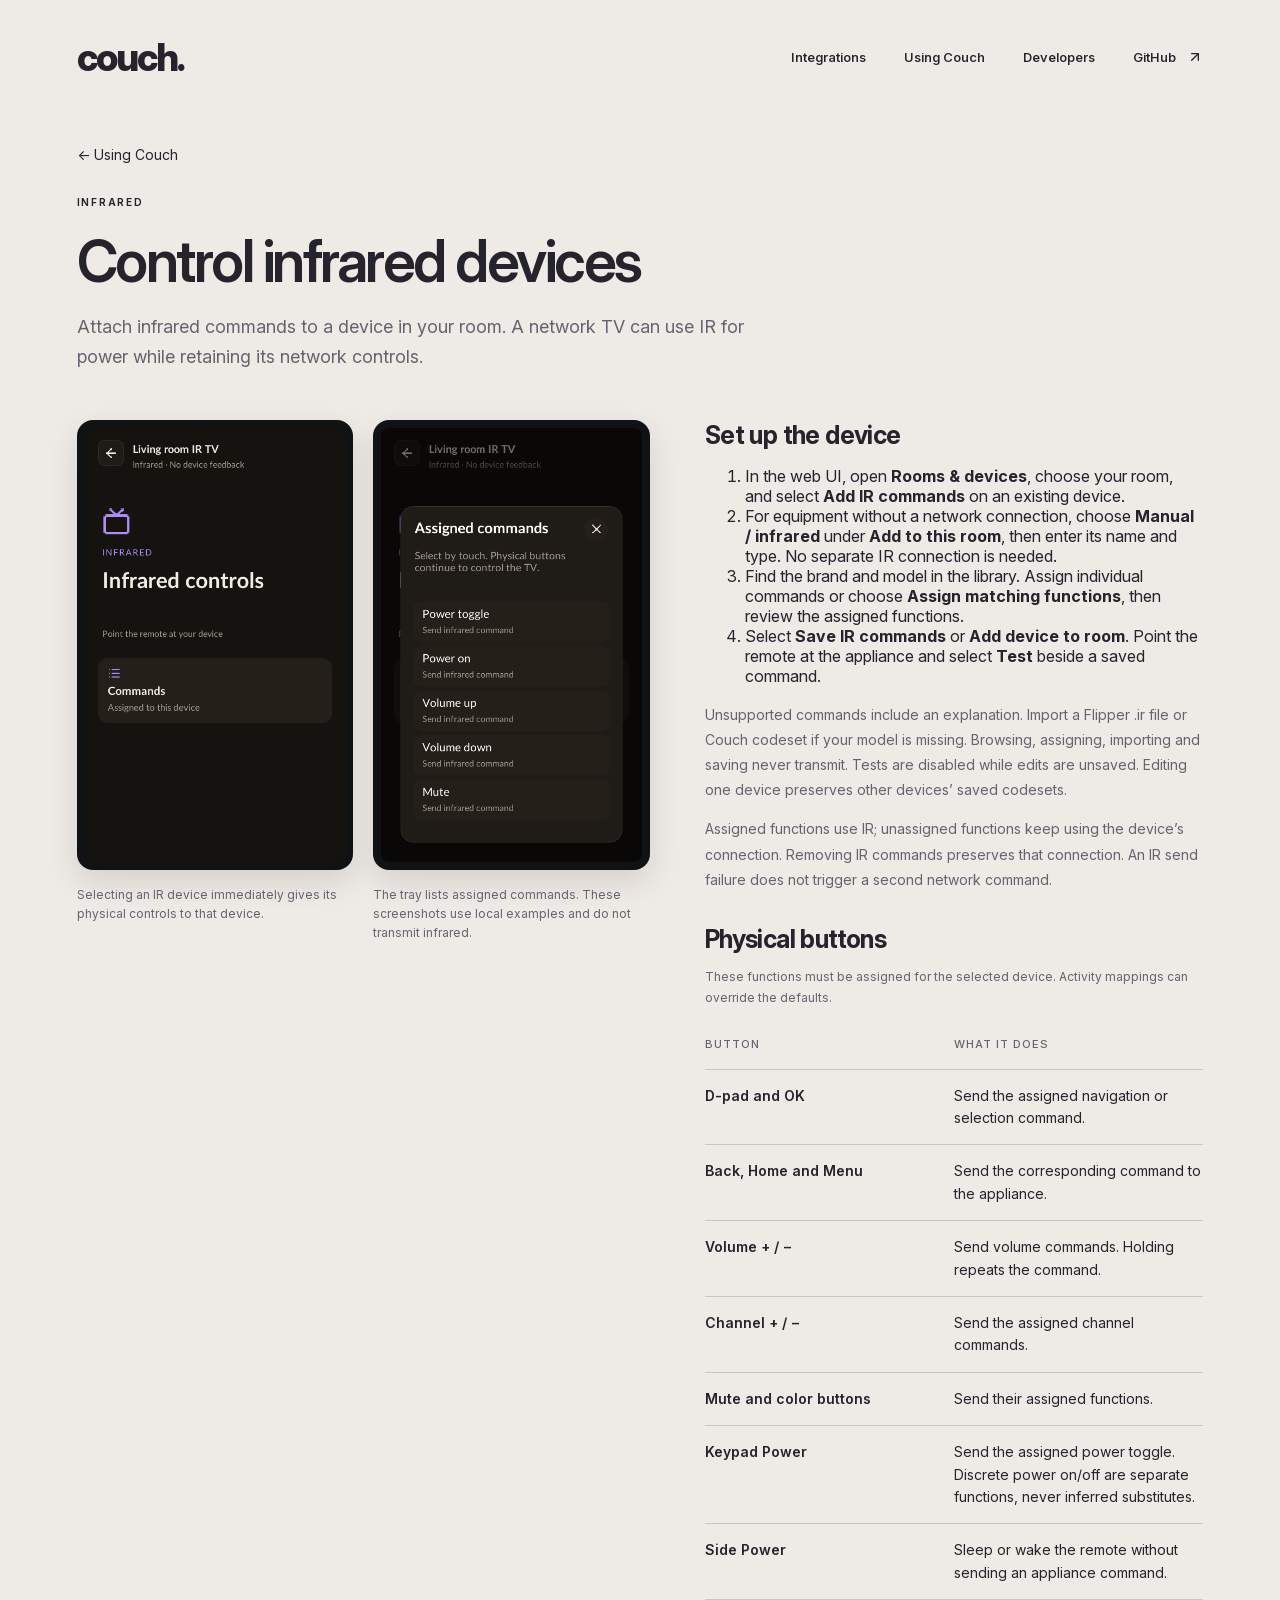
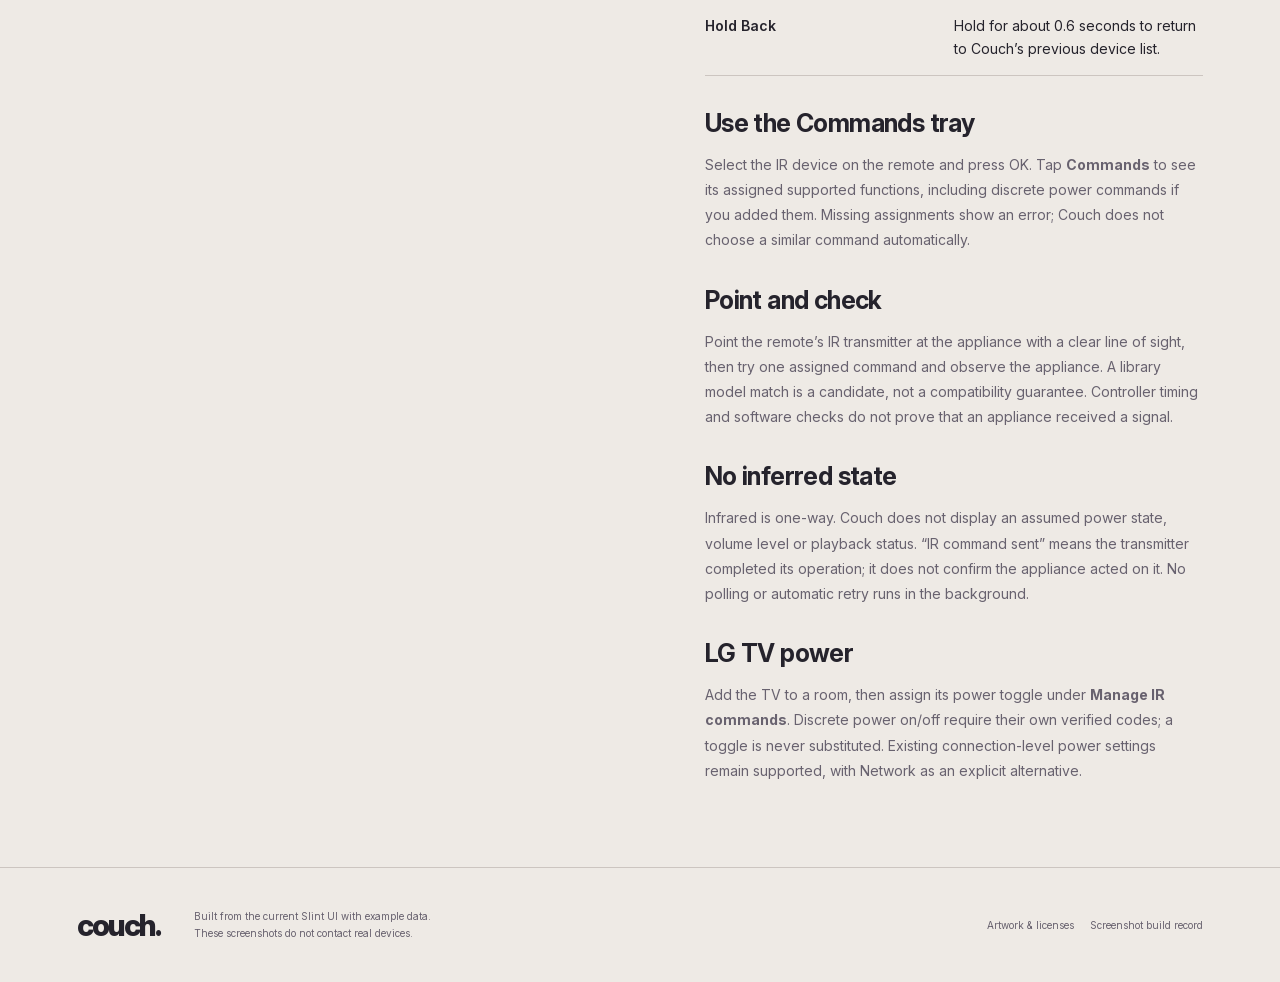
<file: usage/infrared.html>
<!doctype html>
<html lang="en"><head><meta charset="utf-8"><meta name="viewport" content="width=device-width, initial-scale=1"><meta name="description" content="Couch remote usage guide: infrared devices"><title>Infrared devices — couch.</title><link rel="icon" href="../favicon.svg" type="image/svg+xml"><link rel="stylesheet" href="../style.css"><link rel="stylesheet" href="usage.css"><link rel="canonical" href="https://dangerouslaser.github.io/couch/usage/infrared.html"><meta property="og:type" content="website"><meta property="og:site_name" content="Couch"><meta property="og:title" content="Infrared devices — couch."><meta property="og:description" content="Couch remote usage guide: infrared devices"><meta property="og:url" content="https://dangerouslaser.github.io/couch/usage/infrared.html"><meta name="twitter:card" content="summary"><meta name="twitter:title" content="Infrared devices — couch."><meta name="twitter:description" content="Couch remote usage guide: infrared devices"></head><body><a class="skip" href="#main">Skip to content</a>
<header class="topbar wrap"><a class="brand" href="../" aria-label="Couch home">couch.</a>
<nav aria-label="Main navigation"><a href="../integrations.html">Integrations</a><a href="./" aria-current="page">Using Couch</a><a href="../developers/">Developers</a><a href="https://github.com/couch-os">GitHub <span class="icon icon-arrow-up-right" aria-hidden="true"></span></a></nav></header>
<main id="main" class="wrap usage"><a class="breadcrumb" href="./">← Using Couch</a>
<div class="guide-heading"><p class="eyebrow">INFRARED</p><h1>Control infrared devices</h1><p class="guide-intro">Attach infrared commands to a device in your room. A network TV can use IR for power while retaining its network controls.</p></div>
<div class="guide-layout"><div class="guide-shots"><figure><div class="screen-frame"><img src="screenshots/infrared.png" width="480" height="800" alt="Infrared control screen with a Commands tile and a no-device-feedback status." loading="lazy"></div><figcaption>Selecting an IR device immediately gives its physical controls to that device.</figcaption></figure><figure><div class="screen-frame"><img src="screenshots/infrared-commands.png" width="480" height="800" alt="Assigned infrared commands tray showing example power, volume and mute functions." loading="lazy"></div><figcaption>The tray lists assigned commands. These screenshots use local examples and do not transmit infrared.</figcaption></figure></div>
<div class="guide-copy"><h2>Set up the device</h2><ol><li>In the web UI, open <strong>Rooms &amp; devices</strong>, choose your room, and select <strong>Add IR commands</strong> on an existing device.</li><li>For equipment without a network connection, choose <strong>Manual / infrared</strong> under <strong>Add to this room</strong>, then enter its name and type. No separate IR connection is needed.</li><li>Find the brand and model in the library. Assign individual commands or choose <strong>Assign matching functions</strong>, then review the assigned functions.</li><li>Select <strong>Save IR commands</strong> or <strong>Add device to room</strong>. Point the remote at the appliance and select <strong>Test</strong> beside a saved command.</li></ol><p>Unsupported commands include an explanation. Import a Flipper .ir file or Couch codeset if your model is missing. Browsing, assigning, importing and saving never transmit. Tests are disabled while edits are unsaved. Editing one device preserves other devices’ saved codesets.</p><p>Assigned functions use IR; unassigned functions keep using the device’s connection. Removing IR commands preserves that connection. An IR send failure does not trigger a second network command.</p>
<h2>Physical buttons</h2><p class="mapping-note">These functions must be assigned for the selected device. Activity mappings can override the defaults.</p><table><caption class="sr-only">Infrared physical button mappings</caption><thead><tr><th scope="col">Button</th><th scope="col">What it does</th></tr></thead><tbody>
<tr><th scope="row"><kbd>D-pad and OK</kbd></th><td>Send the assigned navigation or selection command.</td></tr>
<tr><th scope="row"><kbd>Back, Home and Menu</kbd></th><td>Send the corresponding command to the appliance.</td></tr>
<tr><th scope="row"><kbd>Volume + / −</kbd></th><td>Send volume commands. Holding repeats the command.</td></tr>
<tr><th scope="row"><kbd>Channel + / −</kbd></th><td>Send the assigned channel commands.</td></tr>
<tr><th scope="row"><kbd>Mute and color buttons</kbd></th><td>Send their assigned functions.</td></tr>
<tr><th scope="row"><kbd>Keypad Power</kbd></th><td>Send the assigned power toggle. Discrete power on/off are separate functions, never inferred substitutes.</td></tr>
<tr><th scope="row"><kbd>Side Power</kbd></th><td>Sleep or wake the remote without sending an appliance command.</td></tr>
<tr><th scope="row"><kbd>Hold Back</kbd></th><td>Hold for about 0.6 seconds to return to Couch’s previous device list.</td></tr>
</tbody></table><h2>Use the Commands tray</h2><p>Select the IR device on the remote and press OK. Tap <strong>Commands</strong> to see its assigned supported functions, including discrete power commands if you added them. Missing assignments show an error; Couch does not choose a similar command automatically.</p><h2>Point and check</h2><p>Point the remote’s IR transmitter at the appliance with a clear line of sight, then try one assigned command and observe the appliance. A library model match is a candidate, not a compatibility guarantee. Controller timing and software checks do not prove that an appliance received a signal.</p><h2>No inferred state</h2><p>Infrared is one-way. Couch does not display an assumed power state, volume level or playback status. “IR command sent” means the transmitter completed its operation; it does not confirm the appliance acted on it. No polling or automatic retry runs in the background.</p><h2>LG TV power</h2><p>Add the TV to a room, then assign its power toggle under <strong>Manage IR commands</strong>. Discrete power on/off require their own verified codes; a toggle is never substituted. Existing connection-level power settings remain supported, with Network as an explicit alternative.</p></div></div></main><footer class="wrap"><a class="brand" href="../">couch.</a>
<p>Built from the current Slint UI with example data.<br>These screenshots do not contact real devices.</p>
<div class="licenses"><a href="../credits.html">Artwork &amp; licenses</a><a href="screenshots/manifest.json">Screenshot build record</a></div></footer></body></html>
</file>
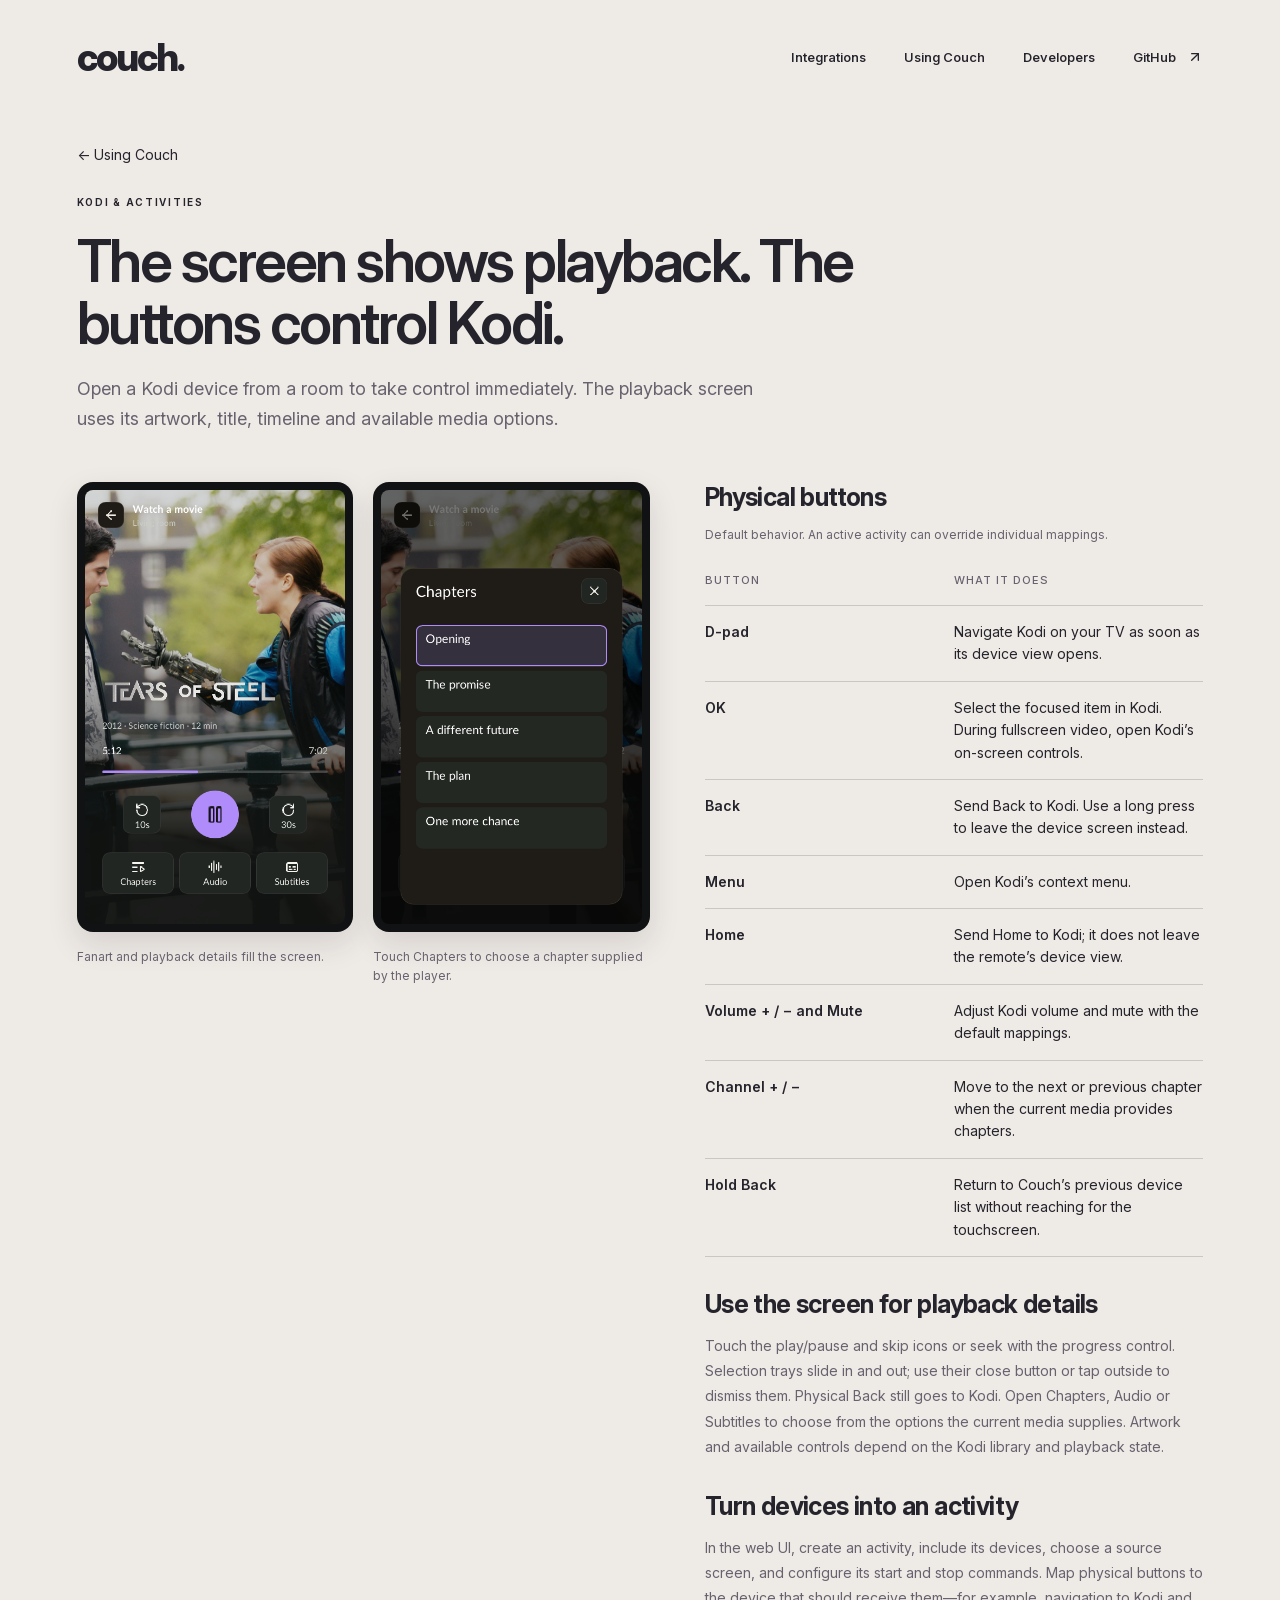
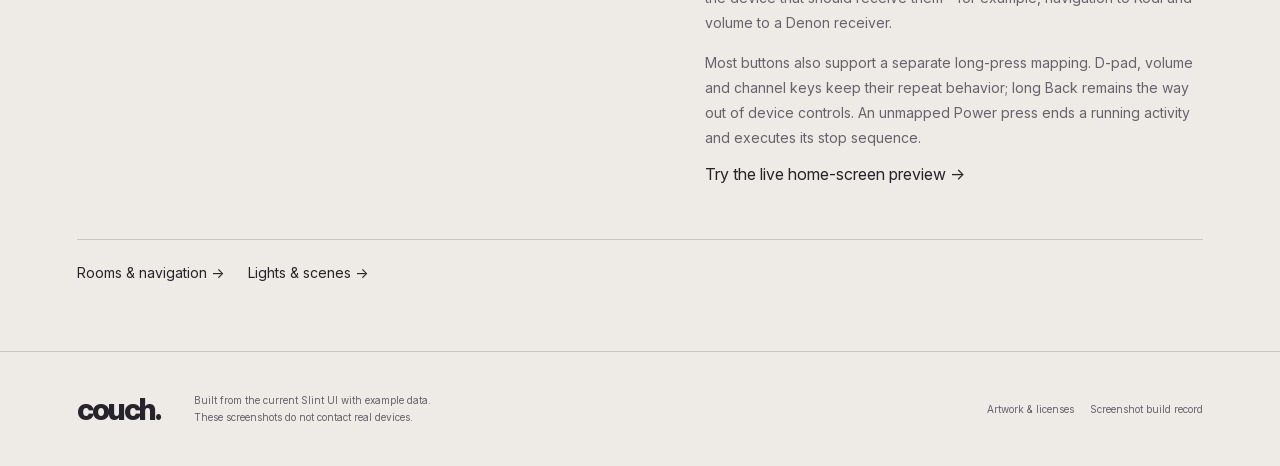
<file: usage/kodi.html>
<!doctype html>
<html lang="en"><head><meta charset="utf-8"><meta name="viewport" content="width=device-width, initial-scale=1"><meta name="description" content="Couch remote usage guide: Kodi & activities"><title>Kodi & activities — couch.</title><link rel="icon" href="../favicon.svg" type="image/svg+xml"><link rel="stylesheet" href="../style.css"><link rel="stylesheet" href="usage.css"><link rel="canonical" href="https://dangerouslaser.github.io/couch/usage/kodi.html"><meta property="og:type" content="website"><meta property="og:site_name" content="Couch"><meta property="og:title" content="Kodi &amp; activities — couch."><meta property="og:description" content="Couch remote usage guide: Kodi &amp; activities"><meta property="og:url" content="https://dangerouslaser.github.io/couch/usage/kodi.html"><meta name="twitter:card" content="summary"><meta name="twitter:title" content="Kodi &amp; activities — couch."><meta name="twitter:description" content="Couch remote usage guide: Kodi &amp; activities"></head><body><a class="skip" href="#main">Skip to content</a>
<header class="topbar wrap"><a class="brand" href="../" aria-label="Couch home">couch.</a>
<nav aria-label="Main navigation"><a href="../integrations.html">Integrations</a><a href="./" aria-current="page">Using Couch</a><a href="../developers/">Developers</a><a href="https://github.com/couch-os">GitHub <span class="icon icon-arrow-up-right" aria-hidden="true"></span></a></nav></header>
<main id="main" class="wrap usage"><a class="breadcrumb" href="./">← Using Couch</a>
<div class="guide-heading">
<p class="eyebrow">KODI & ACTIVITIES</p>
<h1>The screen shows playback. The buttons control Kodi.</h1>
<p class="guide-intro">Open a Kodi device from a room to take control immediately. The playback screen uses its artwork, title, timeline and available media options.</p></div>
<div class="guide-layout">
<div class="guide-shots">
<figure>
<div class="screen-frame"><img src="screenshots/kodi.png" width="480" height="800" alt="Kodi playback screen showing Tears of Steel artwork, playback progress and touch controls." loading="lazy"></div><figcaption>Fanart and playback details fill the screen.</figcaption></figure>
<figure>
<div class="screen-frame"><img src="screenshots/chapters.png" width="480" height="800" alt="Kodi chapter selection sheet over the Tears of Steel playback screen." loading="lazy"></div><figcaption>Touch Chapters to choose a chapter supplied by the player.</figcaption></figure></div>
<div class="guide-copy">
<h2>Physical buttons</h2>
<p class="mapping-note">Default behavior. An active activity can override individual mappings.</p>
<table><caption class="sr-only">Physical button mappings for Kodi & activities</caption>
<thead>
<tr><th scope="col">Button</th><th scope="col">What it does</th></tr></thead>
<tbody>
<tr><th scope="row"><kbd>D-pad</kbd></th><td>Navigate Kodi on your TV as soon as its device view opens.</td></tr>
<tr><th scope="row"><kbd>OK</kbd></th><td>Select the focused item in Kodi. During fullscreen video, open Kodi’s on-screen controls.</td></tr>
<tr><th scope="row"><kbd>Back</kbd></th><td>Send Back to Kodi. Use a long press to leave the device screen instead.</td></tr>
<tr><th scope="row"><kbd>Menu</kbd></th><td>Open Kodi’s context menu.</td></tr>
<tr><th scope="row"><kbd>Home</kbd></th><td>Send Home to Kodi; it does not leave the remote’s device view.</td></tr>
<tr><th scope="row"><kbd>Volume + / − and Mute</kbd></th><td>Adjust Kodi volume and mute with the default mappings.</td></tr>
<tr><th scope="row"><kbd>Channel + / −</kbd></th><td>Move to the next or previous chapter when the current media provides chapters.</td></tr>
<tr><th scope="row"><kbd>Hold Back</kbd></th><td>Return to Couch’s previous device list without reaching for the touchscreen.</td></tr></tbody></table>
<h2>Use the screen for playback details</h2>
<p>Touch the play/pause and skip icons or seek with the progress control. Selection trays slide in and out; use their close button or tap outside to dismiss them. Physical Back still goes to Kodi. Open Chapters, Audio or Subtitles to choose from the options the current media supplies. Artwork and available controls depend on the Kodi library and playback state.</p>
<h2>Turn devices into an activity</h2>
<p>In the web UI, create an activity, include its devices, choose a source screen, and configure its start and stop commands. Map physical buttons to the device that should receive them—for example, navigation to Kodi and volume to a Denon receiver.</p>
<p>Most buttons also support a separate long-press mapping. D-pad, volume and channel keys keep their repeat behavior; long Back remains the way out of device controls. An unmapped Power press ends a running activity and executes its stop sequence.</p><a class="text-link" href="../">Try the live home-screen preview →</a></div></div>
<nav class="guide-bottom" aria-label="Other guides"><a href="rooms.html">Rooms & navigation →</a><a href="lights.html">Lights & scenes →</a></nav></main>
<footer class="wrap"><a class="brand" href="../">couch.</a>
<p>Built from the current Slint UI with example data.<br>These screenshots do not contact real devices.</p>
<div class="licenses"><a href="../credits.html">Artwork &amp; licenses</a><a href="screenshots/manifest.json">Screenshot build record</a></div></footer></body></html>
</file>
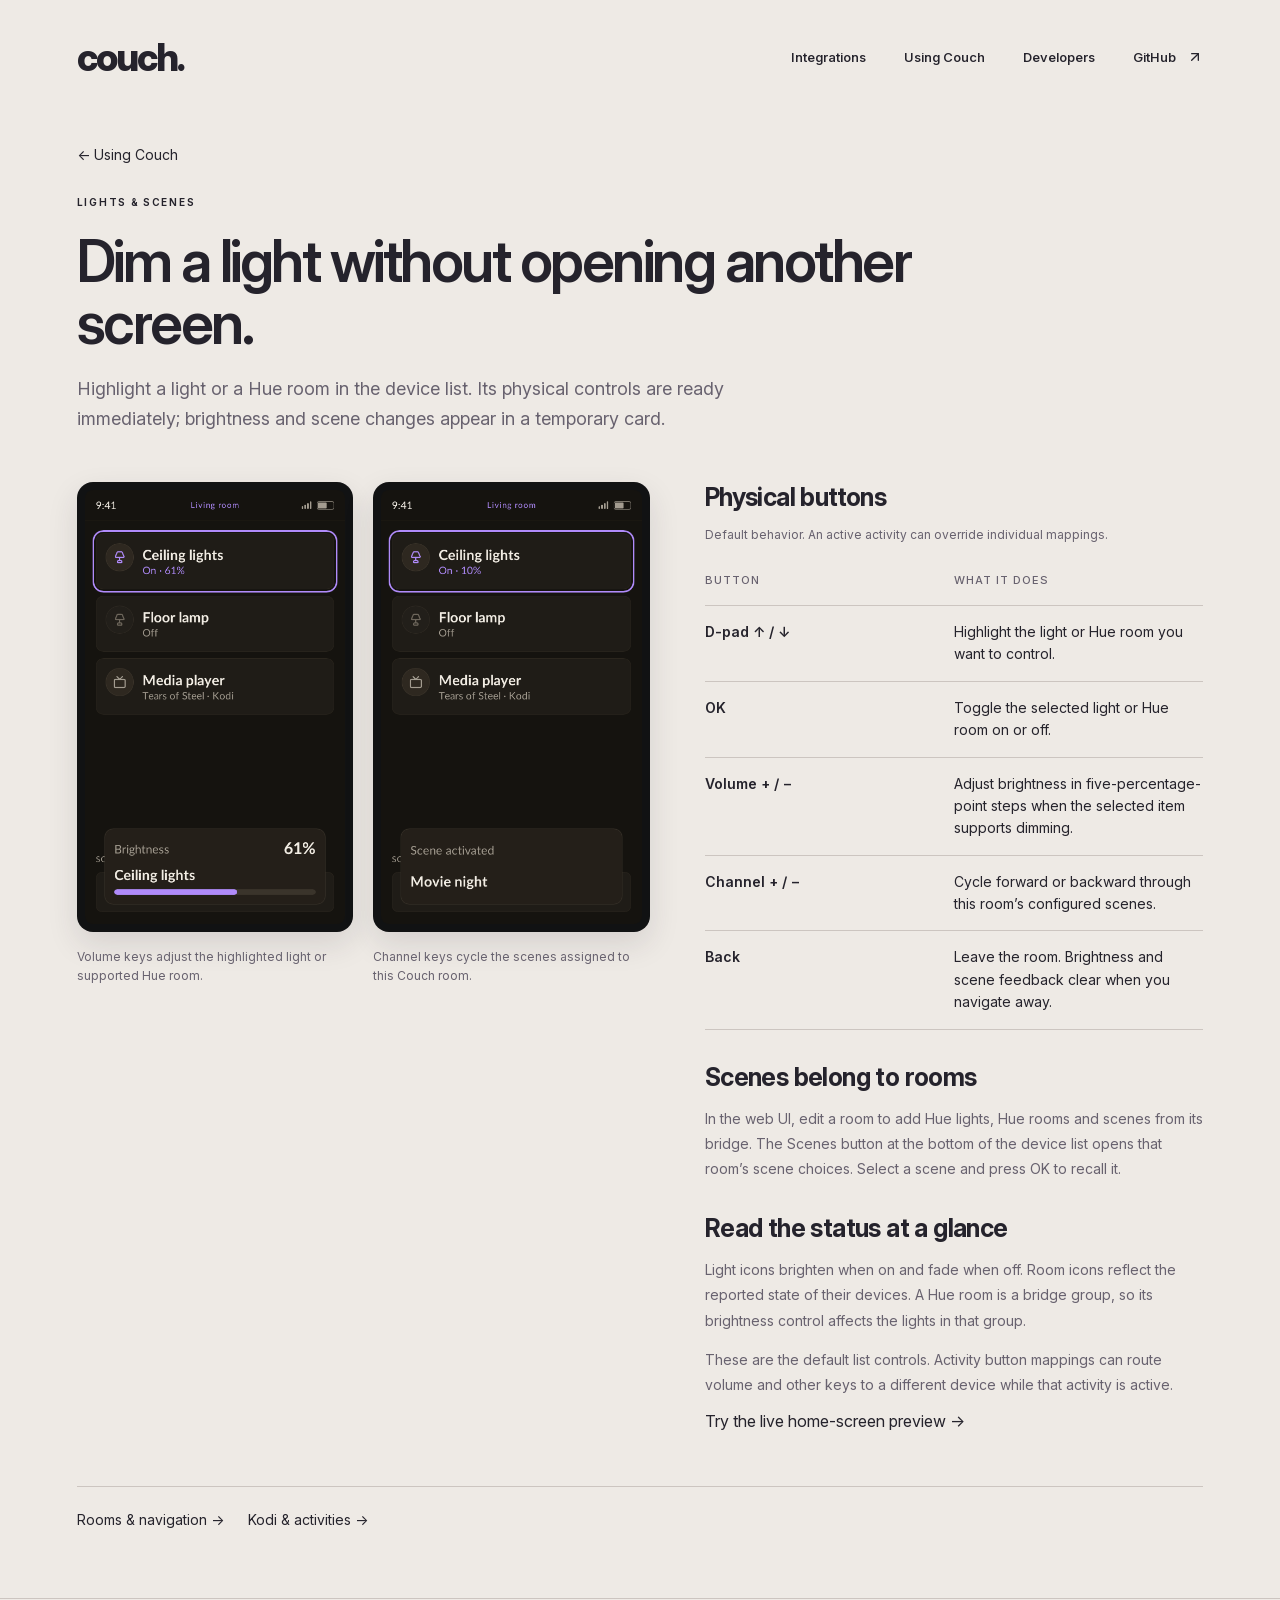
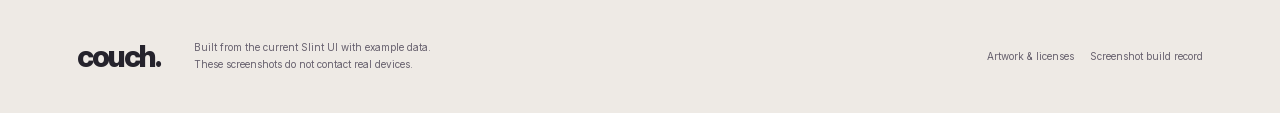
<file: usage/lights.html>
<!doctype html>
<html lang="en"><head><meta charset="utf-8"><meta name="viewport" content="width=device-width, initial-scale=1"><meta name="description" content="Couch remote usage guide: Lights & scenes"><title>Lights & scenes — couch.</title><link rel="icon" href="../favicon.svg" type="image/svg+xml"><link rel="stylesheet" href="../style.css"><link rel="stylesheet" href="usage.css"><link rel="canonical" href="https://dangerouslaser.github.io/couch/usage/lights.html"><meta property="og:type" content="website"><meta property="og:site_name" content="Couch"><meta property="og:title" content="Lights &amp; scenes — couch."><meta property="og:description" content="Couch remote usage guide: Lights &amp; scenes"><meta property="og:url" content="https://dangerouslaser.github.io/couch/usage/lights.html"><meta name="twitter:card" content="summary"><meta name="twitter:title" content="Lights &amp; scenes — couch."><meta name="twitter:description" content="Couch remote usage guide: Lights &amp; scenes"></head><body><a class="skip" href="#main">Skip to content</a>
<header class="topbar wrap"><a class="brand" href="../" aria-label="Couch home">couch.</a>
<nav aria-label="Main navigation"><a href="../integrations.html">Integrations</a><a href="./" aria-current="page">Using Couch</a><a href="../developers/">Developers</a><a href="https://github.com/couch-os">GitHub <span class="icon icon-arrow-up-right" aria-hidden="true"></span></a></nav></header>
<main id="main" class="wrap usage"><a class="breadcrumb" href="./">← Using Couch</a>
<div class="guide-heading">
<p class="eyebrow">LIGHTS & SCENES</p>
<h1>Dim a light without opening another screen.</h1>
<p class="guide-intro">Highlight a light or a Hue room in the device list. Its physical controls are ready immediately; brightness and scene changes appear in a temporary card.</p></div>
<div class="guide-layout">
<div class="guide-shots">
<figure>
<div class="screen-frame"><img src="screenshots/brightness.png" width="480" height="800" alt="Living room showing a brightness card for Ceiling lights at 61 percent." loading="lazy"></div><figcaption>Volume keys adjust the highlighted light or supported Hue room.</figcaption></figure>
<figure>
<div class="screen-frame"><img src="screenshots/scenes.png" width="480" height="800" alt="Living room showing the Movie night scene confirmation." loading="lazy"></div><figcaption>Channel keys cycle the scenes assigned to this Couch room.</figcaption></figure></div>
<div class="guide-copy">
<h2>Physical buttons</h2>
<p class="mapping-note">Default behavior. An active activity can override individual mappings.</p>
<table><caption class="sr-only">Physical button mappings for Lights & scenes</caption>
<thead>
<tr><th scope="col">Button</th><th scope="col">What it does</th></tr></thead>
<tbody>
<tr><th scope="row"><kbd>D-pad ↑ / ↓</kbd></th><td>Highlight the light or Hue room you want to control.</td></tr>
<tr><th scope="row"><kbd>OK</kbd></th><td>Toggle the selected light or Hue room on or off.</td></tr>
<tr><th scope="row"><kbd>Volume + / −</kbd></th><td>Adjust brightness in five-percentage-point steps when the selected item supports dimming.</td></tr>
<tr><th scope="row"><kbd>Channel + / −</kbd></th><td>Cycle forward or backward through this room’s configured scenes.</td></tr>
<tr><th scope="row"><kbd>Back</kbd></th><td>Leave the room. Brightness and scene feedback clear when you navigate away.</td></tr></tbody></table>
<h2>Scenes belong to rooms</h2>
<p>In the web UI, edit a room to add Hue lights, Hue rooms and scenes from its bridge. The Scenes button at the bottom of the device list opens that room’s scene choices. Select a scene and press OK to recall it.</p>
<h2>Read the status at a glance</h2>
<p>Light icons brighten when on and fade when off. Room icons reflect the reported state of their devices. A Hue room is a bridge group, so its brightness control affects the lights in that group.</p>
<p>These are the default list controls. Activity button mappings can route volume and other keys to a different device while that activity is active.</p><a class="text-link" href="../">Try the live home-screen preview →</a></div></div>
<nav class="guide-bottom" aria-label="Other guides"><a href="rooms.html">Rooms & navigation →</a><a href="kodi.html">Kodi & activities →</a></nav></main>
<footer class="wrap"><a class="brand" href="../">couch.</a>
<p>Built from the current Slint UI with example data.<br>These screenshots do not contact real devices.</p>
<div class="licenses"><a href="../credits.html">Artwork &amp; licenses</a><a href="screenshots/manifest.json">Screenshot build record</a></div></footer></body></html>
</file>
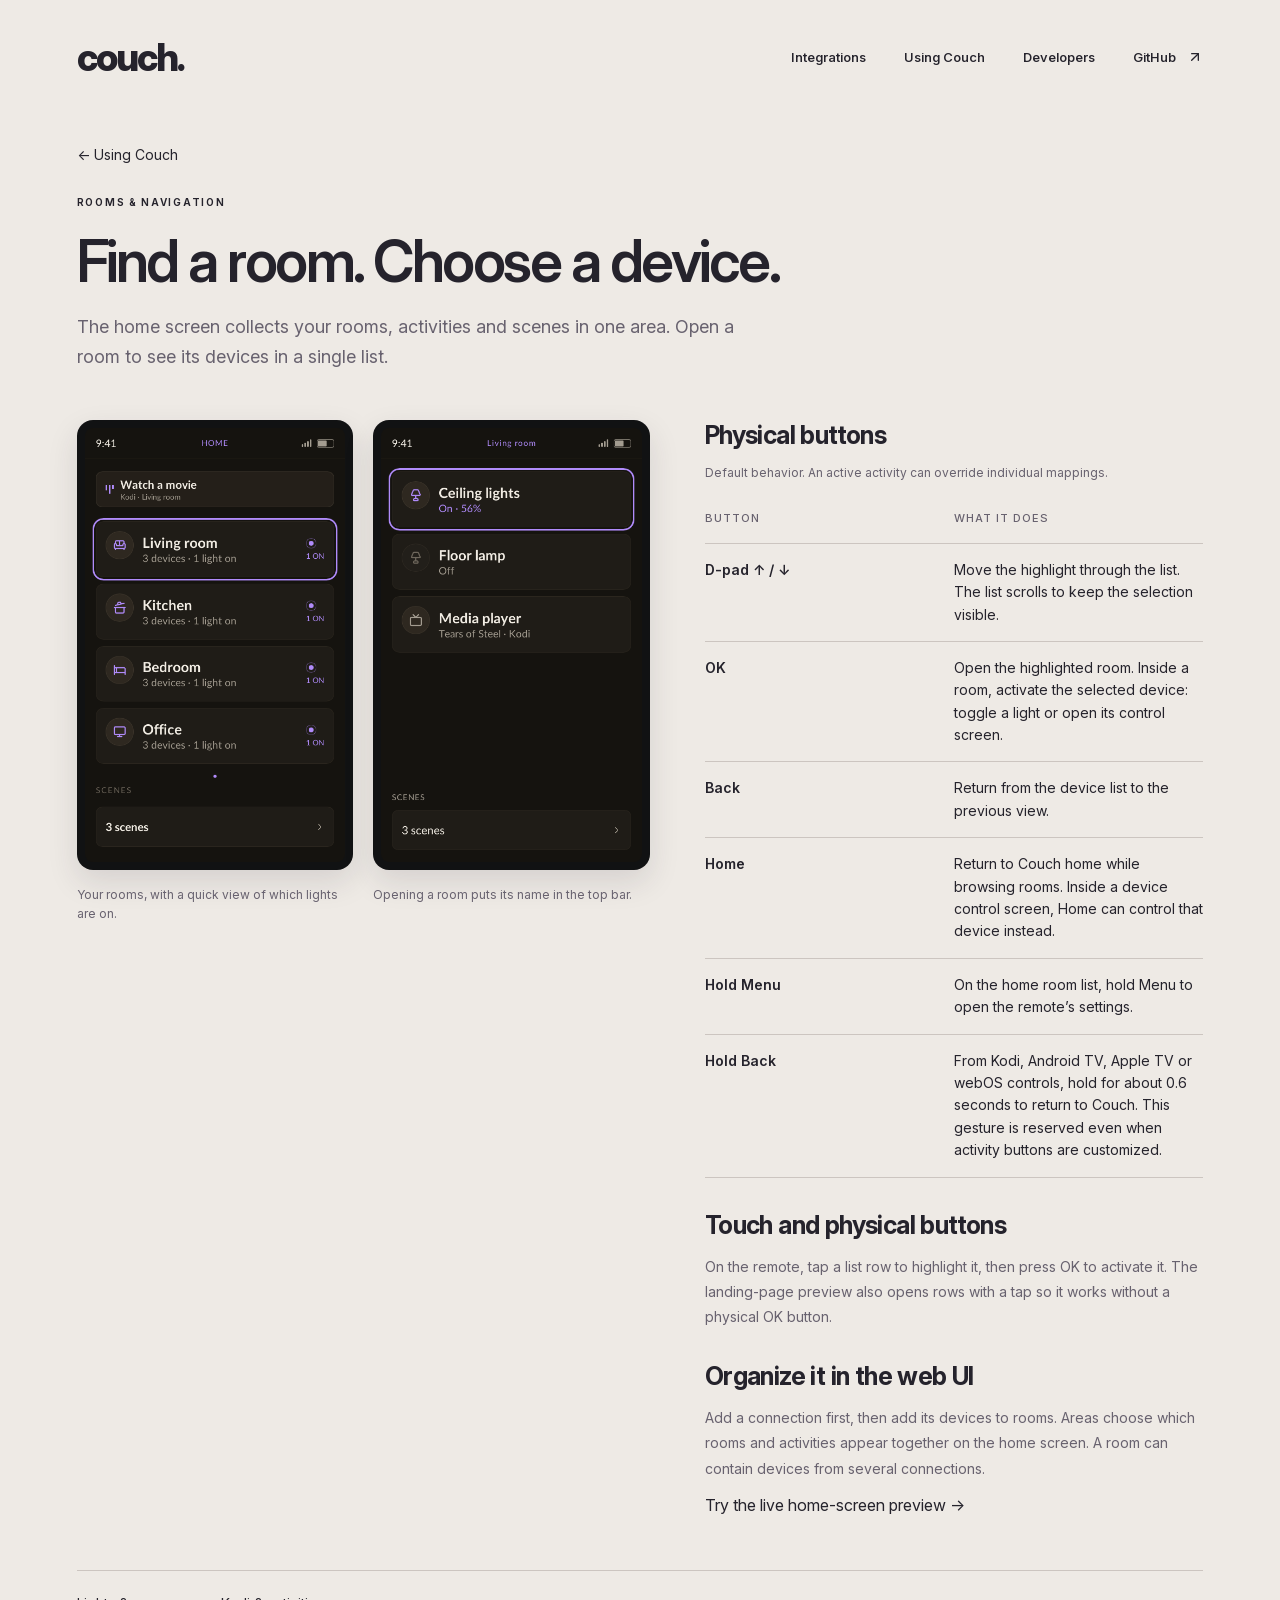
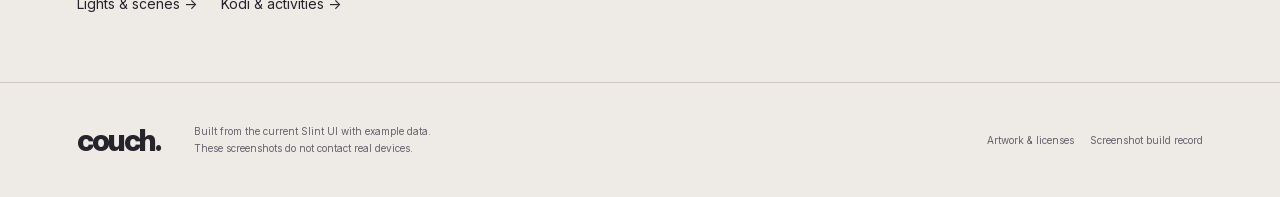
<file: usage/rooms.html>
<!doctype html>
<html lang="en"><head><meta charset="utf-8"><meta name="viewport" content="width=device-width, initial-scale=1"><meta name="description" content="Couch remote usage guide: Rooms & navigation"><title>Rooms & navigation — couch.</title><link rel="icon" href="../favicon.svg" type="image/svg+xml"><link rel="stylesheet" href="../style.css"><link rel="stylesheet" href="usage.css"><link rel="canonical" href="https://dangerouslaser.github.io/couch/usage/rooms.html"><meta property="og:type" content="website"><meta property="og:site_name" content="Couch"><meta property="og:title" content="Rooms &amp; navigation — couch."><meta property="og:description" content="Couch remote usage guide: Rooms &amp; navigation"><meta property="og:url" content="https://dangerouslaser.github.io/couch/usage/rooms.html"><meta name="twitter:card" content="summary"><meta name="twitter:title" content="Rooms &amp; navigation — couch."><meta name="twitter:description" content="Couch remote usage guide: Rooms &amp; navigation"></head><body><a class="skip" href="#main">Skip to content</a>
<header class="topbar wrap"><a class="brand" href="../" aria-label="Couch home">couch.</a>
<nav aria-label="Main navigation"><a href="../integrations.html">Integrations</a><a href="./" aria-current="page">Using Couch</a><a href="../developers/">Developers</a><a href="https://github.com/couch-os">GitHub <span class="icon icon-arrow-up-right" aria-hidden="true"></span></a></nav></header>
<main id="main" class="wrap usage"><a class="breadcrumb" href="./">← Using Couch</a>
<div class="guide-heading">
<p class="eyebrow">ROOMS & NAVIGATION</p>
<h1>Find a room. Choose a device.</h1>
<p class="guide-intro">The home screen collects your rooms, activities and scenes in one area. Open a room to see its devices in a single list.</p></div>
<div class="guide-layout">
<div class="guide-shots">
<figure>
<div class="screen-frame"><img src="screenshots/home.png" width="480" height="800" alt="Home screen with Living room selected, room status icons and the activity and scenes strips." loading="lazy"></div><figcaption>Your rooms, with a quick view of which lights are on.</figcaption></figure>
<figure>
<div class="screen-frame"><img src="screenshots/room.png" width="480" height="800" alt="Living room device list with Ceiling lights selected, Floor lamp, Kodi and the room scenes button." loading="lazy"></div><figcaption>Opening a room puts its name in the top bar.</figcaption></figure></div>
<div class="guide-copy">
<h2>Physical buttons</h2>
<p class="mapping-note">Default behavior. An active activity can override individual mappings.</p>
<table><caption class="sr-only">Physical button mappings for Rooms & navigation</caption>
<thead>
<tr><th scope="col">Button</th><th scope="col">What it does</th></tr></thead>
<tbody>
<tr><th scope="row"><kbd>D-pad ↑ / ↓</kbd></th><td>Move the highlight through the list. The list scrolls to keep the selection visible.</td></tr>
<tr><th scope="row"><kbd>OK</kbd></th><td>Open the highlighted room. Inside a room, activate the selected device: toggle a light or open its control screen.</td></tr>
<tr><th scope="row"><kbd>Back</kbd></th><td>Return from the device list to the previous view.</td></tr>
<tr><th scope="row"><kbd>Home</kbd></th><td>Return to Couch home while browsing rooms. Inside a device control screen, Home can control that device instead.</td></tr>
<tr><th scope="row"><kbd>Hold Menu</kbd></th><td>On the home room list, hold Menu to open the remote’s settings.</td></tr>
<tr><th scope="row"><kbd>Hold Back</kbd></th><td>From Kodi, Android TV, Apple TV or webOS controls, hold for about 0.6 seconds to return to Couch. This gesture is reserved even when activity buttons are customized.</td></tr></tbody></table>
<h2>Touch and physical buttons</h2>
<p>On the remote, tap a list row to highlight it, then press OK to activate it. The landing-page preview also opens rows with a tap so it works without a physical OK button.</p>
<h2>Organize it in the web UI</h2>
<p>Add a connection first, then add its devices to rooms. Areas choose which rooms and activities appear together on the home screen. A room can contain devices from several connections.</p><a class="text-link" href="../">Try the live home-screen preview →</a></div></div>
<nav class="guide-bottom" aria-label="Other guides"><a href="lights.html">Lights & scenes →</a><a href="kodi.html">Kodi & activities →</a></nav></main>
<footer class="wrap"><a class="brand" href="../">couch.</a>
<p>Built from the current Slint UI with example data.<br>These screenshots do not contact real devices.</p>
<div class="licenses"><a href="../credits.html">Artwork &amp; licenses</a><a href="screenshots/manifest.json">Screenshot build record</a></div></footer></body></html>
</file>
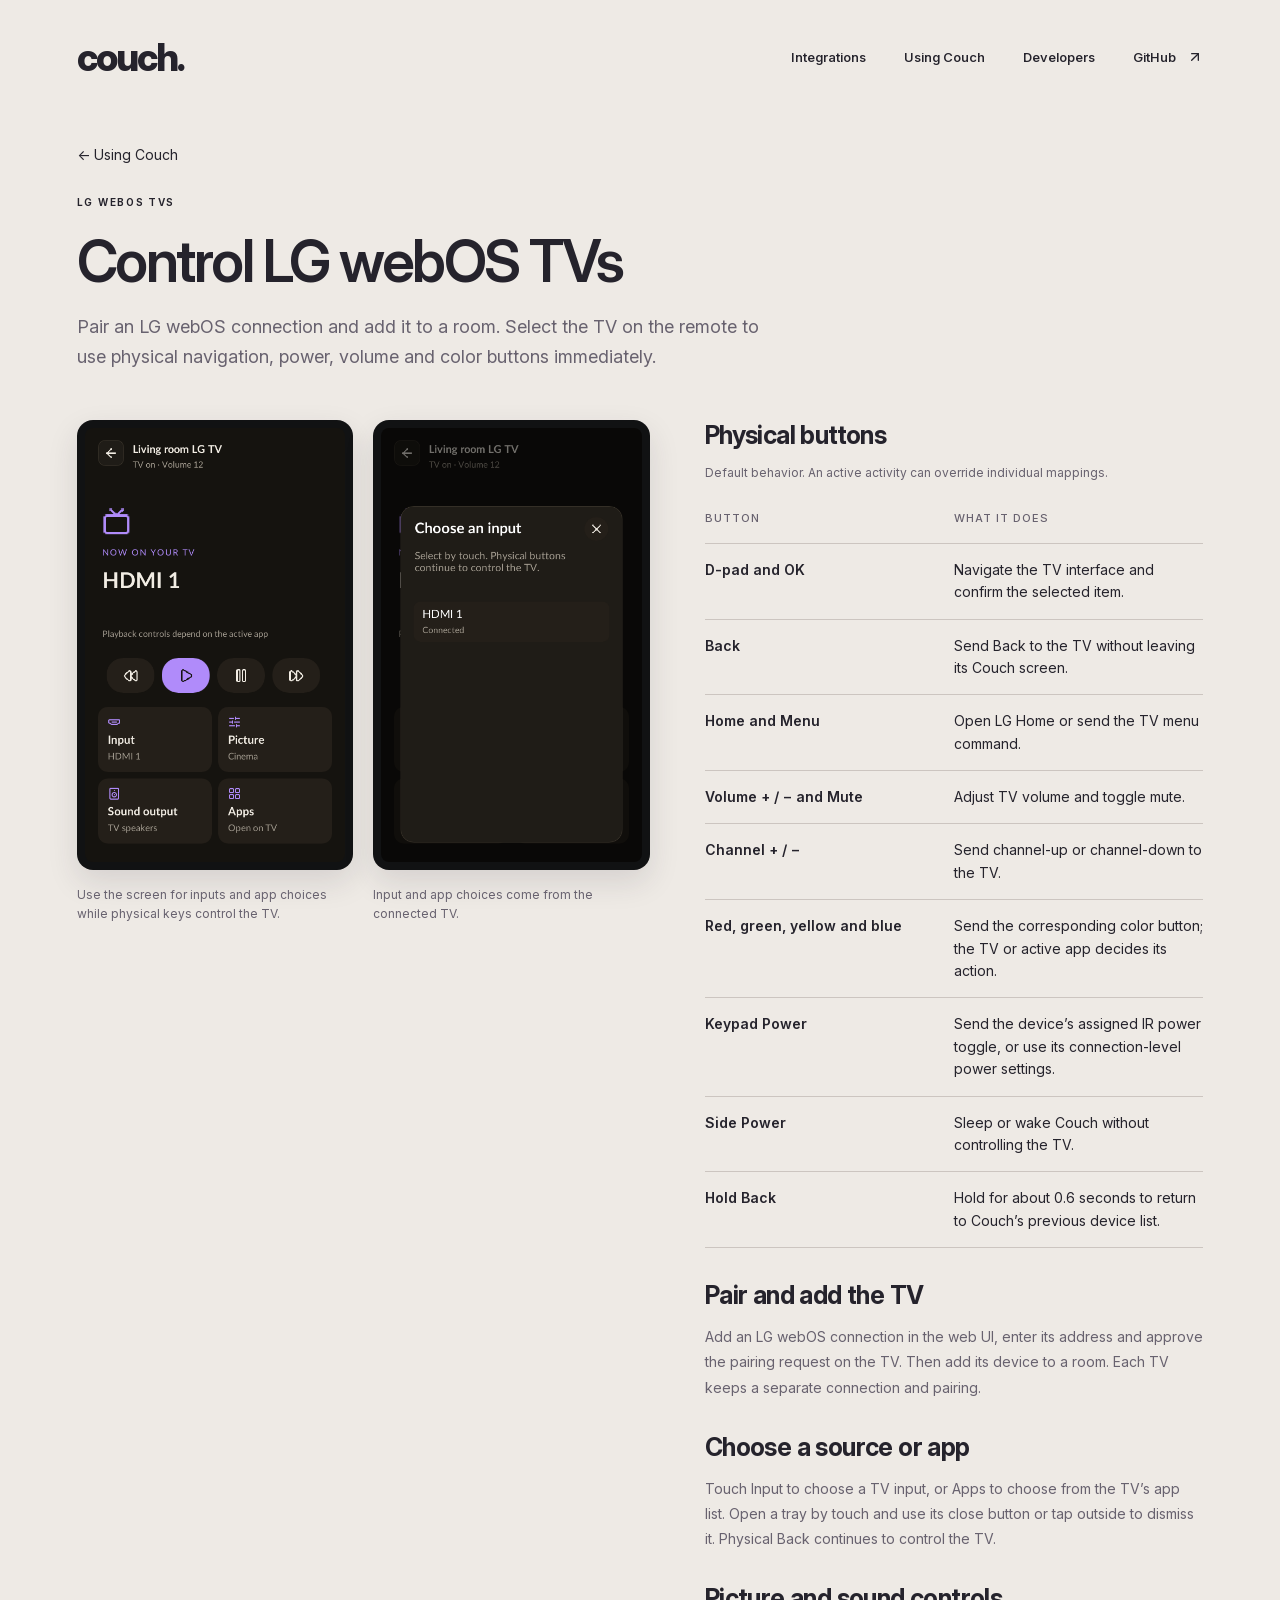
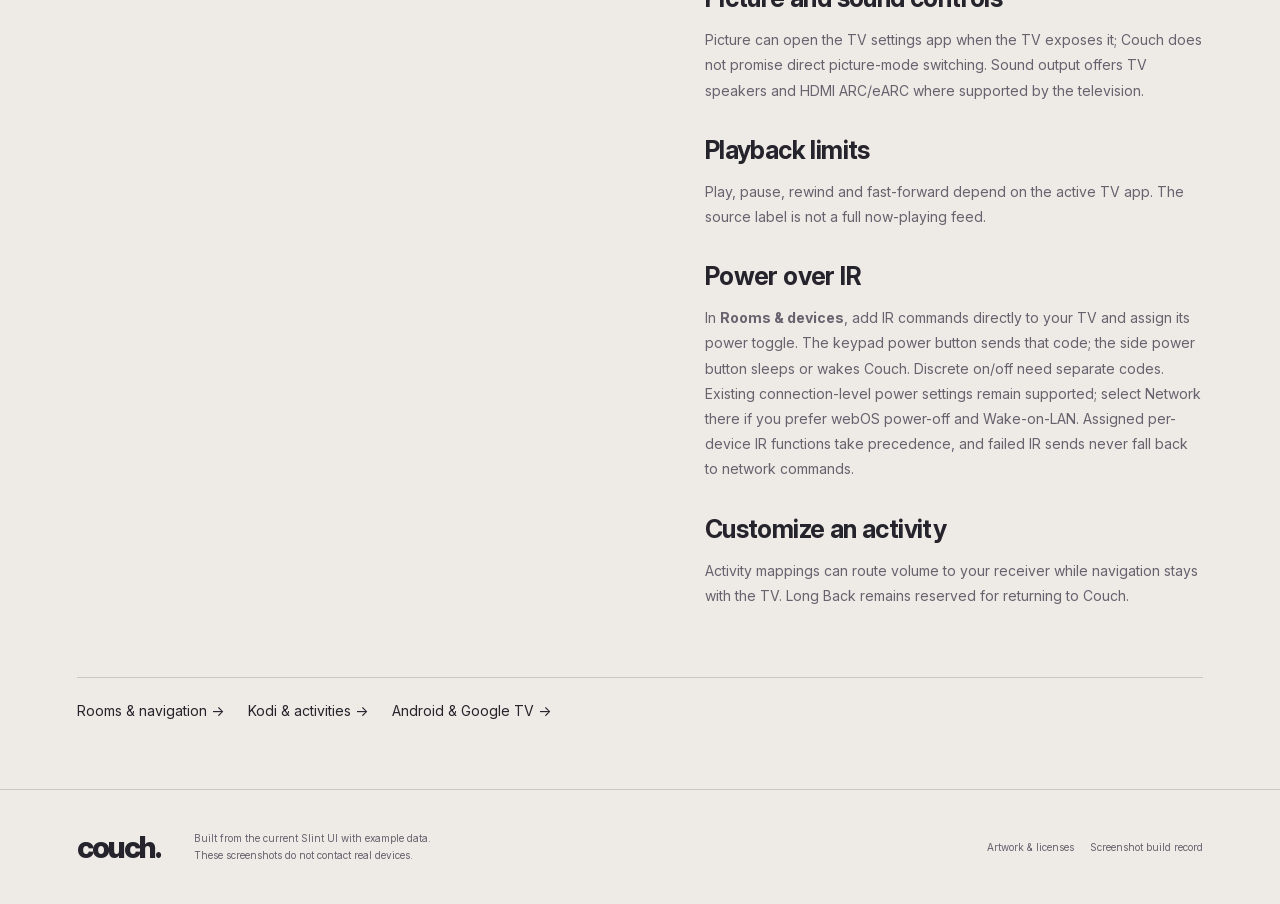
<file: usage/webos.html>
<!doctype html>
<html lang="en"><head><meta charset="utf-8"><meta name="viewport" content="width=device-width, initial-scale=1"><meta name="description" content="Couch remote usage guide: LG webOS TVs"><title>LG webOS TVs — couch.</title><link rel="icon" href="../favicon.svg" type="image/svg+xml"><link rel="stylesheet" href="../style.css"><link rel="stylesheet" href="usage.css"><link rel="canonical" href="https://dangerouslaser.github.io/couch/usage/webos.html"><meta property="og:type" content="website"><meta property="og:site_name" content="Couch"><meta property="og:title" content="LG webOS TVs — couch."><meta property="og:description" content="Couch remote usage guide: LG webOS TVs"><meta property="og:url" content="https://dangerouslaser.github.io/couch/usage/webos.html"><meta name="twitter:card" content="summary"><meta name="twitter:title" content="LG webOS TVs — couch."><meta name="twitter:description" content="Couch remote usage guide: LG webOS TVs"></head><body><a class="skip" href="#main">Skip to content</a>
<header class="topbar wrap"><a class="brand" href="../" aria-label="Couch home">couch.</a>
<nav aria-label="Main navigation"><a href="../integrations.html">Integrations</a><a href="./" aria-current="page">Using Couch</a><a href="../developers/">Developers</a><a href="https://github.com/couch-os">GitHub <span class="icon icon-arrow-up-right" aria-hidden="true"></span></a></nav></header>
<main id="main" class="wrap usage"><a class="breadcrumb" href="./">← Using Couch</a>
<div class="guide-heading"><p class="eyebrow">LG WEBOS TVS</p><h1>Control LG webOS TVs</h1><p class="guide-intro">Pair an LG webOS connection and add it to a room. Select the TV on the remote to use physical navigation, power, volume and color buttons immediately.</p></div>
<div class="guide-layout"><div class="guide-shots"><figure><div class="screen-frame"><img src="screenshots/webos.png" width="480" height="800" alt="LG webOS control screen with current source, playback controls, input, picture, sound and apps tiles." loading="lazy"></div><figcaption>Use the screen for inputs and app choices while physical keys control the TV.</figcaption></figure><figure><div class="screen-frame"><img src="screenshots/webos-inputs.png" width="480" height="800" alt="LG webOS input selection tray showing HDMI 1." loading="lazy"></div><figcaption>Input and app choices come from the connected TV.</figcaption></figure></div><div class="guide-copy"><h2>Physical buttons</h2><p class="mapping-note">Default behavior. An active activity can override individual mappings.</p><table><caption class="sr-only">Physical button mappings for LG webOS TVs</caption><thead><tr><th scope="col">Button</th><th scope="col">What it does</th></tr></thead><tbody><tr><th scope="row"><kbd>D-pad and OK</kbd></th><td>Navigate the TV interface and confirm the selected item.</td></tr><tr><th scope="row"><kbd>Back</kbd></th><td>Send Back to the TV without leaving its Couch screen.</td></tr><tr><th scope="row"><kbd>Home and Menu</kbd></th><td>Open LG Home or send the TV menu command.</td></tr><tr><th scope="row"><kbd>Volume + / − and Mute</kbd></th><td>Adjust TV volume and toggle mute.</td></tr><tr><th scope="row"><kbd>Channel + / −</kbd></th><td>Send channel-up or channel-down to the TV.</td></tr><tr><th scope="row"><kbd>Red, green, yellow and blue</kbd></th><td>Send the corresponding color button; the TV or active app decides its action.</td></tr><tr><th scope="row"><kbd>Keypad Power</kbd></th><td>Send the device’s assigned IR power toggle, or use its connection-level power settings.</td></tr><tr><th scope="row"><kbd>Side Power</kbd></th><td>Sleep or wake Couch without controlling the TV.</td></tr><tr><th scope="row"><kbd>Hold Back</kbd></th><td>Hold for about 0.6 seconds to return to Couch’s previous device list.</td></tr></tbody></table><h2>Pair and add the TV</h2><p>Add an LG webOS connection in the web UI, enter its address and approve the pairing request on the TV. Then add its device to a room. Each TV keeps a separate connection and pairing.</p><h2>Choose a source or app</h2><p>Touch Input to choose a TV input, or Apps to choose from the TV’s app list. Open a tray by touch and use its close button or tap outside to dismiss it. Physical Back continues to control the TV.</p><h2>Picture and sound controls</h2><p>Picture can open the TV settings app when the TV exposes it; Couch does not promise direct picture-mode switching. Sound output offers TV speakers and HDMI ARC/eARC where supported by the television.</p><h2>Playback limits</h2><p>Play, pause, rewind and fast-forward depend on the active TV app. The source label is not a full now-playing feed.</p><h2>Power over IR</h2><p>In <strong>Rooms &amp; devices</strong>, add IR commands directly to your TV and assign its power toggle. The keypad power button sends that code; the side power button sleeps or wakes Couch. Discrete on/off need separate codes. Existing connection-level power settings remain supported; select Network there if you prefer webOS power-off and Wake-on-LAN. Assigned per-device IR functions take precedence, and failed IR sends never fall back to network commands.</p><h2>Customize an activity</h2><p>Activity mappings can route volume to your receiver while navigation stays with the TV. Long Back remains reserved for returning to Couch.</p></div></div>
<nav class="guide-bottom" aria-label="Other guides"><a href="rooms.html">Rooms & navigation →</a><a href="kodi.html">Kodi & activities →</a><a href="android-tv.html">Android & Google TV →</a></nav></main>
<footer class="wrap"><a class="brand" href="../">couch.</a>
<p>Built from the current Slint UI with example data.<br>These screenshots do not contact real devices.</p>
<div class="licenses"><a href="../credits.html">Artwork &amp; licenses</a><a href="screenshots/manifest.json">Screenshot build record</a></div></footer></body></html>
</file>
<file: style.css>
@font-face{font-family:Inter;src:url("assets/InterVariable.woff2") format("woff2");font-weight:100 900;font-display:swap}
:root{color-scheme:light;--paper:#eeeae5;--ink:#25232c;--muted:#68626f;--line:#ccc5c0;--purple:#c4a2ff}
*{box-sizing:border-box}html{scroll-behavior:smooth;scroll-padding-top:24px}body{margin:0;background:var(--paper);color:var(--ink);font-family:Inter,system-ui,sans-serif;-webkit-font-smoothing:antialiased}a{color:inherit;text-decoration:none}a:focus-visible{outline:3px solid #755299;outline-offset:6px}.wrap{max-width:1400px;margin-inline:auto;padding-inline:6vw}.skip{position:absolute;top:-100px;left:20px;background:var(--ink);color:white;padding:16px;z-index:5}.skip:focus{top:12px}.topbar{height:114px;display:flex;align-items:center;justify-content:space-between}.brand{font-size:38px;font-weight:800;letter-spacing:-2px;line-height:1}.topbar nav{display:flex;gap:38px;font-size:13px;font-weight:550}.topbar nav a:hover,.text-link:hover{text-decoration:underline;text-underline-offset:5px}.topbar nav span{margin-left:8px}.hero{display:grid;grid-template-columns:1.18fr 1fr;gap:30px;align-items:center;padding-top:42px;padding-bottom:68px}.eyebrow{font-size:10px;letter-spacing:1.7px;font-weight:650;line-height:1.6}.intro .eyebrow{display:flex;align-items:center;gap:10px}.dot{width:7px;height:7px;border-radius:50%;background:#8763a2}.intro h1{font-size:clamp(45px,5vw,70px);line-height:1.02;letter-spacing:-.065em;margin:30px 0 26px;font-weight:650}.intro h1 em{font-style:normal;color:#82718f}.lede{font-size:22px;line-height:1.5;letter-spacing:-.6px}.explain{font-size:15px;line-height:1.8;color:var(--muted);max-width:380px;margin-top:22px}.actions{display:flex;align-items:center;gap:25px;flex-wrap:wrap;margin-top:30px;font-size:12px}.button{display:inline-flex;background:var(--ink);color:var(--paper);border-radius:28px;padding:17px 23px;gap:25px;font-weight:550;transition:background .2s,transform .2s}.button:hover{background:#51425e;transform:translateY(-2px)}.text-link span{margin-left:8px}.development{font-size:9px;letter-spacing:1.1px;font-weight:650;margin-top:38px}.development span{display:block;font-size:11px;font-weight:400;letter-spacing:0;color:var(--muted);margin-top:9px}.preview{min-width:0;margin:0;display:flex;align-items:center;flex-direction:column;padding:0 10px}.preview figcaption{margin-top:20px;font-size:9px;letter-spacing:1.3px;text-align:center;font-weight:600;line-height:1.6}.preview figcaption span{display:block;letter-spacing:0;color:var(--muted);font-size:10px;font-weight:400;margin-top:5px}.integrations{border-block:1px solid var(--line)}.integration-inner{display:flex;align-items:center;gap:45px;padding-block:27px}.integration-inner p{font-size:9px;letter-spacing:1.4px;flex-shrink:0;color:var(--muted)}.integration-inner ul{margin:0;padding:0;list-style:none;display:flex;justify-content:space-between;gap:28px;flex:1;flex-wrap:wrap}.integration-inner li{font-size:16px;letter-spacing:-.5px;font-weight:550}.details{padding-top:82px;padding-bottom:78px;display:grid;grid-template-columns:.85fr 2fr;gap:65px}.section-heading h2,.project h2{font-size:44px;line-height:1.08;letter-spacing:-2.4px;font-weight:600;margin:18px 0 0}.features{display:grid;grid-template-columns:repeat(3,1fr);gap:30px;padding-top:10px}.number{font-size:9px;letter-spacing:1.3px;color:#82718f}.features h3{font-size:18px;line-height:1.35;letter-spacing:-.5px;font-weight:600;margin-top:22px}.features p,.project p:not(.eyebrow){font-size:13px;line-height:1.8;color:var(--muted)}.project{margin-bottom:66px;display:grid;grid-template-columns:1.6fr 1fr;gap:100px;position:relative;padding-top:48px}.project:before{content:"";position:absolute;top:0;left:6vw;right:6vw;border-top:1px solid var(--line)}.project h2{font-size:46px;margin-bottom:20px}.project p:not(.eyebrow){max-width:540px}.project-links{align-self:center}.project-links a{display:flex;justify-content:space-between;padding:18px 0;border-bottom:1px solid var(--line);font-size:13px}.project-links a:hover{color:#755299}.project-links span{font-size:16px}footer{border-top:1px solid var(--line);display:flex;align-items:center;gap:34px;padding-block:30px}footer .brand{font-size:30px}footer p{font-size:10px;color:var(--muted);line-height:1.7}footer .licenses{font-size:10px;color:var(--muted);margin-left:auto;display:flex;gap:16px;flex-wrap:wrap}
@media(min-width:1500px){.wrap{padding-inline:84px}.project:before,.install-band:before{left:84px;right:84px}}
@media(max-width:1000px){.hero{gap:15px}.intro h1{font-size:60px}.actions{gap:18px}.details{gap:35px;grid-template-columns:1fr}.section-heading h2 br{display:none}.features{gap:30px}.integration-inner{gap:25px}.integration-inner li{font-size:14px}.integration-inner ul{gap:18px}.project{gap:50px}}
@media(max-width:850px){.topbar{height:90px}.brand{font-size:34px}.topbar nav{gap:24px;font-size:12px}.hero{grid-template-columns:minmax(0,1fr);padding-top:28px;padding-bottom:36px;gap:36px}.intro h1{font-size:clamp(35px,8vw,60px);margin-top:23px}.lede{font-size:20px}.explain{max-width:400px;font-size:14px}.development{margin-top:28px}.preview{padding-top:12px;padding-bottom:0}.preview figcaption{margin-top:30px}.integration-inner{display:block;padding-block:22px}.integration-inner p{margin:0 0 17px}.integration-inner ul{justify-content:flex-start;gap:14px 25px}.details{padding-top:45px;padding-bottom:42px;gap:20px}.section-heading h2,.project h2{font-size:37px}.features{grid-template-columns:1fr;gap:25px}.features article{display:grid;grid-template-columns:75px 1fr;column-gap:18px}.number{grid-row:1/3;margin-top:4px}.features h3{margin:0 0 6px;font-size:18px}.features p{margin:0;grid-column:2}.project{grid-template-columns:1fr;gap:12px;margin-bottom:42px;padding-top:35px}.project h2{margin-top:12px}.project p:not(.eyebrow){font-size:13px}.project-links a{padding:16px 0}footer{flex-wrap:wrap;gap:12px 22px;padding-block:25px}footer p{flex:1;min-width:200px}footer .licenses{margin-left:0}}
@media(prefers-reduced-motion:reduce){html{scroll-behavior:auto}.button{transition:none}}

/* Unmodified Lucide SVGs; masks inherit each row’s active/idle color. */
.icon{display:inline-block;width:16px;height:16px;flex-shrink:0;vertical-align:-3px;background-color:currentColor;-webkit-mask:var(--icon) center/contain no-repeat;mask:var(--icon) center/contain no-repeat}
.icon-house{--icon:url("assets/lucide/house.svg")}
.icon-sun{--icon:url("assets/lucide/sun.svg")}
.icon-moon{--icon:url("assets/lucide/moon.svg")}
.icon-briefcase-business{--icon:url("assets/lucide/briefcase-business.svg")}
.icon-sparkles{--icon:url("assets/lucide/sparkles.svg")}
.icon-play{--icon:url("assets/lucide/play.svg")}
.icon-chevron-right{--icon:url("assets/lucide/chevron-right.svg")}
.icon-wifi{--icon:url("assets/lucide/wifi.svg")}
.icon-battery-medium{--icon:url("assets/lucide/battery-medium.svg")}
.icon-circle-dot{--icon:url("assets/lucide/circle-dot.svg")}
.icon-arrow-up-right{--icon:url("assets/lucide/arrow-up-right.svg")}
.icon-arrow-down{--icon:url("assets/lucide/arrow-down.svg")}
.room-symbol .icon{width:22px;height:22px}.scene-row>.icon:first-child{width:24px;height:24px}.chevron.icon{width:20px;height:20px}

.icon-power{--icon:url("assets/lucide/power.svg")}
.icon-arrow-left{--icon:url("assets/lucide/arrow-left.svg")}
.icon-lightbulb{--icon:url("assets/lucide/lightbulb.svg")}
.icon-tv{--icon:url("assets/lucide/tv.svg")}
.icon-speaker{--icon:url("assets/lucide/speaker.svg")}
.icon-pause{--icon:url("assets/lucide/pause.svg")}
.icon-skip-back{--icon:url("assets/lucide/skip-back.svg")}
.icon-skip-forward{--icon:url("assets/lucide/skip-forward.svg")}
.icon-check{--icon:url("assets/lucide/check.svg")}
.icon-sofa{--icon:url("assets/lucide/sofa.svg")}

.stack{padding-block:60px;border-bottom:1px solid var(--line)}
.stack-heading{display:flex;align-items:start;justify-content:space-between;gap:50px;margin-bottom:36px}
.stack h2{font-size:38px;line-height:1.1;letter-spacing:-1.8px;margin:14px 0 0;font-weight:600}
.stack-heading>p{max-width:480px;font-size:14px;color:var(--muted);line-height:1.8;margin-top:16px}
.stack-grid{display:grid;grid-template-columns:repeat(3,1fr);gap:30px}
.stack-grid article{border-top:1px solid var(--line);padding-top:20px}
.stack-grid h3{font-size:20px;letter-spacing:-.5px;font-weight:600;margin:0 0 12px}
.stack-grid p{font-size:13px;line-height:1.8;color:var(--muted);margin:0 0 16px}
.stack-grid a{font-size:12px;text-decoration:underline;text-underline-offset:4px}
@media(max-width:850px){.stack{padding-block:38px}.stack-heading{display:block;margin-bottom:26px}.stack h2{font-size:32px}.stack-grid{grid-template-columns:1fr;gap:26px}.topbar nav{gap:16px}}

/* HA100-inspired bezel; the screen remains the production 480 × 800 canvas. */
.device-shell{width:300px;max-width:100%;padding:4px;border-radius:28px;background:linear-gradient(105deg,#d3d4d4 0,#797b7c 2%,#414344 4%,#a0a1a1 96%,#dedfdf 98%,#747676 100%);box-shadow:3px 10px 12px #13101522,15px 30px 60px #30273830,inset 0 1px 1px #ffffffb0}
.device-face{position:relative;overflow:hidden;padding:22px 20px 20px;border-radius:24px;background:linear-gradient(115deg,#111213,#080909 55%,#121313);box-shadow:inset 0 0 0 1px #242627}
.slint-screen{position:relative;width:100%;aspect-ratio:3/5;overflow:hidden;background:#15130f;box-shadow:0 0 0 1px #1b1d1d}
#slint-demo{position:absolute;left:0;top:0;width:480px;height:800px;border:0;transform-origin:top left}
#demo-loading,#demo-sleep{position:absolute;inset:0;display:flex;align-items:center;justify-content:center;padding:20px;text-align:center;background:#111;color:#bbb;font:14px Inter,sans-serif;border:0;width:100%;height:100%}#demo-sleep{cursor:pointer}
#demo-loading[hidden],#demo-sleep[hidden]{display:none}
.device-buttons{margin-top:28px;display:grid;gap:14px}
.device-buttons button{display:flex;align-items:center;justify-content:center;min-width:0;border:0;background:linear-gradient(#1c1e1f,#171819);color:#909391;box-shadow:inset 0 1px #ffffff05,inset 0 -1px #0006;cursor:pointer;touch-action:manipulation;transition:background .12s,color .12s}
.device-buttons button:hover{color:#ddd;background:#29272d}.device-buttons button:active,.device-buttons button.tour-pressed{color:#cfb5fa;background:#353039;box-shadow:inset 0 1px 3px #000b}
.device-buttons button:focus-visible{outline:2px solid #b18ae6;outline-offset:2px;z-index:2}.device-buttons .icon{width:16px;height:16px}
.device-system{display:grid;grid-template-columns:1fr 1.7fr 1fr;gap:2px;height:36px;border-radius:6px;overflow:hidden;background:#0a0b0b;padding:1px;border:1px solid #242626}
.device-system [data-remote=home]{position:relative}
.device-system [data-remote=home]::before{content:"";position:absolute;inset:3px 12px;border-radius:20px;box-shadow:inset 0 1px 3px #000,0 1px #383838;pointer-events:none}
.sr-only{position:absolute;width:1px;height:1px;overflow:hidden;clip:rect(0,0,0,0);white-space:nowrap}
@media(prefers-reduced-motion:reduce){.device-buttons button{transition:none}}
.icon-chevron-left{--icon:url("assets/lucide/chevron-left.svg")}
.icon-chevron-right{--icon:url("assets/lucide/chevron-right.svg")}
.icon-lightbulb{--icon:url("assets/lucide/lightbulb.svg")}
.icon-pause{--icon:url("assets/lucide/pause.svg")}
.icon-tv{--icon:url("assets/lucide/tv.svg")}
.icon-house{--icon:url("assets/lucide/house.svg")}
.icon-power{--icon:url("assets/lucide/power.svg")}
/* Keep the guide link reachable without squeezing the navigation on phones. */
@media(max-width:550px){.topbar{height:auto;min-height:110px;flex-wrap:wrap;gap:20px;padding-block:22px}.topbar nav{width:100%;justify-content:space-between;gap:12px;font-size:12px}.topbar nav a{white-space:nowrap}.topbar nav span{margin-left:2px}}

/* Integration overview and shared navigation. */
.topbar nav{flex-wrap:wrap}.integration-inner ul{display:flex;align-items:center}.integration-inner li a{white-space:nowrap}.integration-inner li a:hover{text-decoration:underline;text-underline-offset:4px}.integration-page{padding-block:40px 70px}.integration-heading{max-width:780px;margin-bottom:48px}.integration-heading h1{font-size:clamp(38px,5vw,64px);line-height:1.08;letter-spacing:-2.5px;font-weight:600;margin:20px 0}.integration-heading p:not(.eyebrow){font-size:18px;line-height:1.7;color:var(--muted)}.integration-heading .integration-note{font-size:14px!important}.integration-cards{display:grid;grid-template-columns:repeat(2,minmax(0,1fr));gap:36px 56px}.integration-cards article{border-top:1px solid var(--line);padding-top:22px}.integration-cards h2{font-size:27px;letter-spacing:-.8px;margin:0 0 12px;font-weight:600}.integration-cards .integration-status{font-size:12px;font-weight:600;color:#756084}.integration-cards p,.integration-next p{font-size:15px;line-height:1.8;color:var(--muted)}.integration-cards .text-link,.integration-next .text-link{font-size:14px}.integration-next{max-width:740px;margin-top:60px;border-top:1px solid var(--line);padding-top:24px}.integration-next h2{font-size:28px;letter-spacing:-1px}@media(max-width:650px){.integration-cards{grid-template-columns:1fr;gap:30px}.integration-page{padding-top:15px}.integration-heading h1{letter-spacing:-1.7px}.integration-heading{margin-bottom:32px}.integration-heading p:not(.eyebrow){font-size:16px}}@media(max-width:550px){.topbar nav{justify-content:flex-start;column-gap:18px;row-gap:12px}.integration-inner ul{gap:18px 24px}}
.install-band{position:relative;padding-top:72px;padding-bottom:80px;display:grid;grid-template-columns:1fr;gap:26px;scroll-margin-top:70px}.install-band:before{content:"";position:absolute;top:0;left:6vw;right:6vw;border-top:1px solid var(--line)}
.install-band>*{min-width:0}
.install-band .eyebrow{display:flex;align-items:center;gap:12px}
.install-band .badge{font-size:9px;letter-spacing:1.1px;font-weight:650;color:#82718f;border:1px solid var(--line);border-radius:20px;padding:4px 9px}
.install-head h2{font-size:clamp(30px,3.4vw,46px);line-height:1.08;letter-spacing:-2px;font-weight:600;margin:16px 0 14px}
.install-head p{font-size:15px;line-height:1.8;color:var(--muted);max-width:640px;margin:0}
.commands{display:flex;flex-direction:column;gap:16px;max-width:900px}
.command{min-width:0}
.command-label{font-size:10px;letter-spacing:1.3px;font-weight:650;color:#82718f;margin:0 0 10px}
.command-box{position:relative;background:var(--ink);border-radius:14px;padding:14px 70px 14px 18px}
.command-box code{display:block;color:var(--paper);font-family:ui-monospace,SFMono-Regular,Menlo,Consolas,monospace;font-size:13px;line-height:1.5;overflow-x:auto;white-space:nowrap;-webkit-overflow-scrolling:touch;user-select:all}
.copy{position:absolute;top:50%;right:10px;transform:translateY(-50%);background:rgba(255,255,255,.12);color:var(--paper);border:1px solid rgba(255,255,255,.22);border-radius:9px;padding:8px 14px;font:inherit;font-size:12px;font-weight:550;cursor:pointer;transition:background .15s}
.copy:hover{background:rgba(255,255,255,.22)}
.copy:focus-visible{outline:2px solid #b79fd0;outline-offset:2px}
.copy.copied{background:#3c7a4e;border-color:#3c7a4e}
.install-foot{max-width:65ch;font-size:13px;line-height:1.8;color:var(--muted);margin:2px 0 0}
.install-foot p{margin:0}
.install-foot p+p{margin-top:12px}
.install-foot .install-next{font-size:15px;color:var(--ink)}
.install-foot .install-status{font-size:12px;margin-top:20px}
.install-foot a{text-decoration:underline;text-underline-offset:4px}.install-foot a:hover{color:#755299}.install-foot .icon{margin-left:4px}
@media(max-width:850px){.install-band{padding-top:40px}.command-box code{font-size:12px}}

/* Bluetooth: the remote is the peripheral, so the TV does the pairing. */

/* The contribute path: links inside body copy need their own underline. */
.project-contribute a{text-decoration:underline;text-underline-offset:4px}
.project-contribute a:hover{color:#755299}

/* What to buy and what the installer needs, immediately above the commands. */
.hardware{position:relative;padding-top:54px;padding-bottom:4px;display:grid;grid-template-columns:.85fr 2fr;gap:65px}
.hardware:before{content:"";position:absolute;top:0;left:6vw;right:6vw;border-top:1px solid var(--line)}
.hardware>*{min-width:0}
.hardware-body{display:grid;gap:24px}
.hardware-grid{display:grid;grid-template-columns:repeat(3,1fr);gap:30px}
.hardware-grid article{padding-top:20px;min-width:0}
.hardware-grid h3{font-size:18px;letter-spacing:-.5px;font-weight:600;margin:0 0 12px}
.hardware-grid p{font-size:13px;line-height:1.8;color:var(--muted);margin:0}
.hardware-grid code{font-family:ui-monospace,SFMono-Regular,Menlo,Consolas,monospace;font-size:12px;color:var(--ink);overflow-wrap:anywhere}
.hardware-foot{font-size:12px;line-height:1.8;color:var(--muted);margin:0}
.hardware-foot a{text-decoration:underline;text-underline-offset:4px}
.hardware-foot a:hover{color:#755299}
@media(min-width:1500px){.hardware:before{left:84px;right:84px}}
@media(max-width:1000px){.hardware{grid-template-columns:1fr;gap:26px}.hardware-grid{grid-template-columns:1fr 1fr}}
@media(max-width:850px){.hardware{padding-top:36px;gap:18px}.hardware-grid{grid-template-columns:1fr;gap:24px}}

/* Poster shown until the WebAssembly demo is actually requested. */
#demo-poster{position:absolute;inset:0;display:flex;flex-direction:column;align-items:center;justify-content:center;gap:10px;padding:22px;text-align:center;background:#111;color:#ddd;font:550 14px Inter,sans-serif}
#demo-poster[hidden]{display:none}
#demo-poster p{margin:0}
#demo-poster .demo-poster-note{font-size:11px;font-weight:400;line-height:1.6;color:#8f8b93}
#demo-load{margin-top:6px;border:1px solid #3a383d;border-radius:22px;background:#1c1b1e;color:#eee;font:550 12px Inter,sans-serif;padding:11px 18px;cursor:pointer;transition:background .2s}
#demo-load:hover{background:#2a282e;color:#fff}
#demo-load:focus-visible{outline:2px solid #b18ae6;outline-offset:2px}
@media(prefers-reduced-motion:reduce){#demo-load{transition:none}}

/* Reserve the final phrase's space while the integration names scroll. */
#headline em{position:relative;display:inline-block}
#headline em.headline-rolling{color:transparent}
.headline-reel{position:absolute;inset:0;overflow:hidden;color:#82718f;pointer-events:none}
.headline-track{display:block;will-change:transform}
.headline-word{display:flex;align-items:center;white-space:nowrap;line-height:1.02}
</file>
<file: usage/usage.css>
.usage{padding-block:30px 70px}.guide-heading{max-width:850px;margin:30px 0 48px}.guide-heading h1{font-size:clamp(36px,4.5vw,62px);line-height:1.08;letter-spacing:-2.5px;font-weight:600;margin:20px 0}.guide-intro{max-width:690px;font-size:18px;line-height:1.65;color:var(--muted)}.breadcrumb{font-size:14px;text-underline-offset:4px}.guide-cards{display:grid;grid-template-columns:repeat(3,1fr);gap:24px}.guide-card{display:block;border-top:1px solid var(--line);padding:25px 0;text-decoration:none}.guide-card h2{font-size:25px;letter-spacing:-.8px;margin:16px 0}.guide-card p,.guide-about p{font-size:15px;line-height:1.8;color:var(--muted)}.guide-link{display:block;margin-top:25px;font-size:14px}.guide-card:hover .guide-link{text-decoration:underline}.guide-about{max-width:750px;margin-top:45px;border-top:1px solid var(--line);padding-top:25px}.guide-about a{color:inherit;text-underline-offset:4px}.guide-layout{display:grid;grid-template-columns:minmax(0,1.15fr) minmax(0,1fr);gap:55px;align-items:start}.guide-shots{display:grid;grid-template-columns:repeat(2,minmax(0,1fr));gap:20px;position:sticky;top:30px}.guide-shots figure{margin:0;min-width:0}.screen-frame{padding:8px;border-radius:16px;background:#111213;box-shadow:0 12px 30px #30273820}.screen-frame img{display:block;width:100%;height:auto;border-radius:8px;background:#15130f}.guide-shots figcaption{font-size:12px;line-height:1.6;color:var(--muted);margin-top:15px}.guide-copy h2{font-size:25px;letter-spacing:-.6px;margin:32px 0 12px}.guide-copy h2:first-child{margin-top:0}.guide-copy p{font-size:14px;line-height:1.8;color:var(--muted)}.guide-copy table{border-collapse:collapse;width:100%;font-size:14px;line-height:1.6}.guide-copy th,.guide-copy td{text-align:left;vertical-align:top;padding:15px 0;border-bottom:1px solid var(--line)}.guide-copy th{font-weight:500;padding-right:18px;width:32%}.guide-copy thead th{font-size:11px;text-transform:uppercase;letter-spacing:1px;color:var(--muted)}.guide-copy kbd{font:inherit;font-weight:600}.guide-copy .mapping-note{font-size:12px}.guide-bottom{display:flex;flex-wrap:wrap;gap:24px;margin-top:55px;border-top:1px solid var(--line);padding-top:24px;font-size:14px}.usage a:focus-visible{outline:2px solid #714caf;outline-offset:5px}.guide-bottom a,.breadcrumb{text-decoration:none}.guide-bottom a:hover,.breadcrumb:hover{text-decoration:underline}@media(max-width:1050px){.guide-layout{grid-template-columns:1fr;gap:40px}.guide-shots{position:static;max-width:630px}.guide-copy{max-width:760px}}@media(max-width:700px){.guide-cards{grid-template-columns:1fr;gap:10px}.guide-heading{margin-bottom:30px}.guide-intro{font-size:16px}.guide-shots{gap:12px}.screen-frame{padding:5px;border-radius:10px}.guide-shots figcaption{font-size:11px}.guide-heading h1{letter-spacing:-1.6px}.topbar nav{gap:12px;font-size:11px}.topbar .brand{font-size:30px}}@media(max-width:370px){.guide-shots{grid-template-columns:1fr;max-width:250px}.topbar nav{gap:9px}.topbar .brand{font-size:26px}}

/* Reuse the CI-rendered guide images, showing the whole device screen. */
.guide-card-preview{display:block;width:min(100%,240px);margin:24px auto}.guide-card-preview img{aspect-ratio:3/5}
</file>
